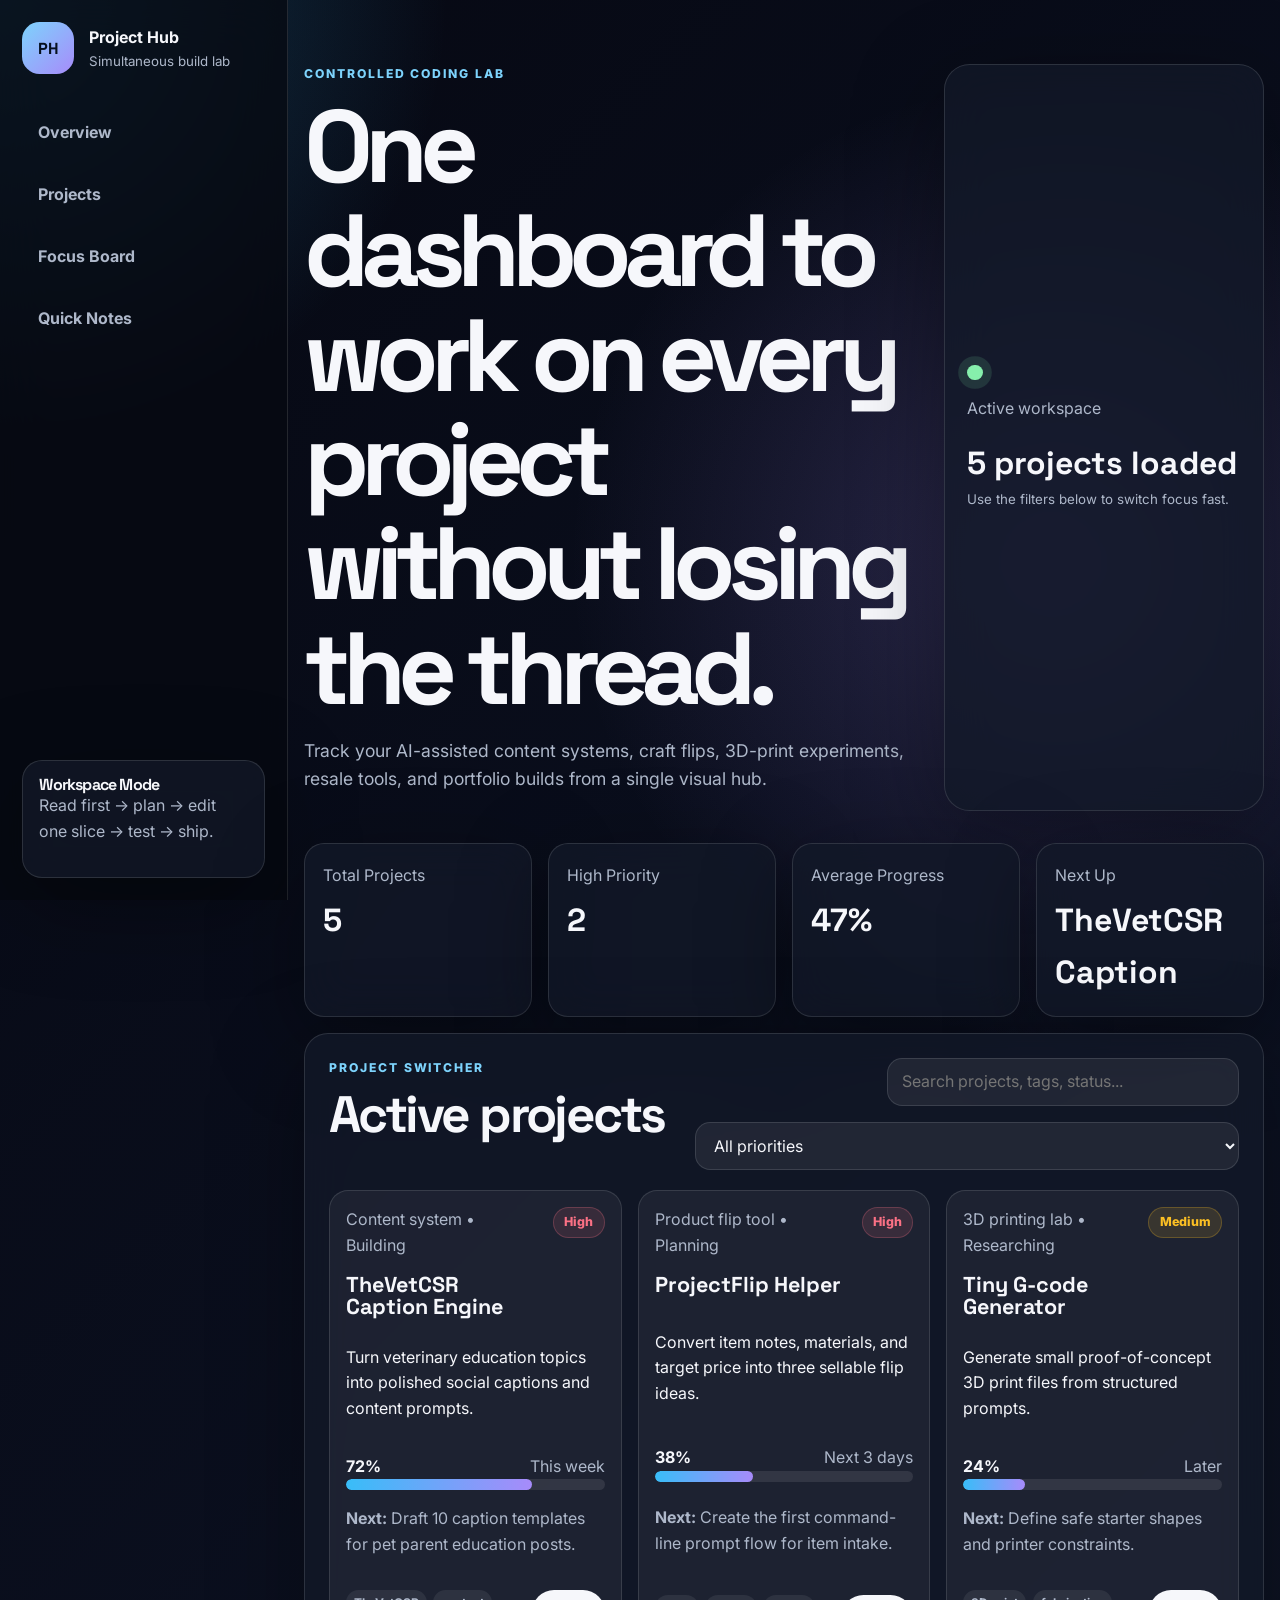
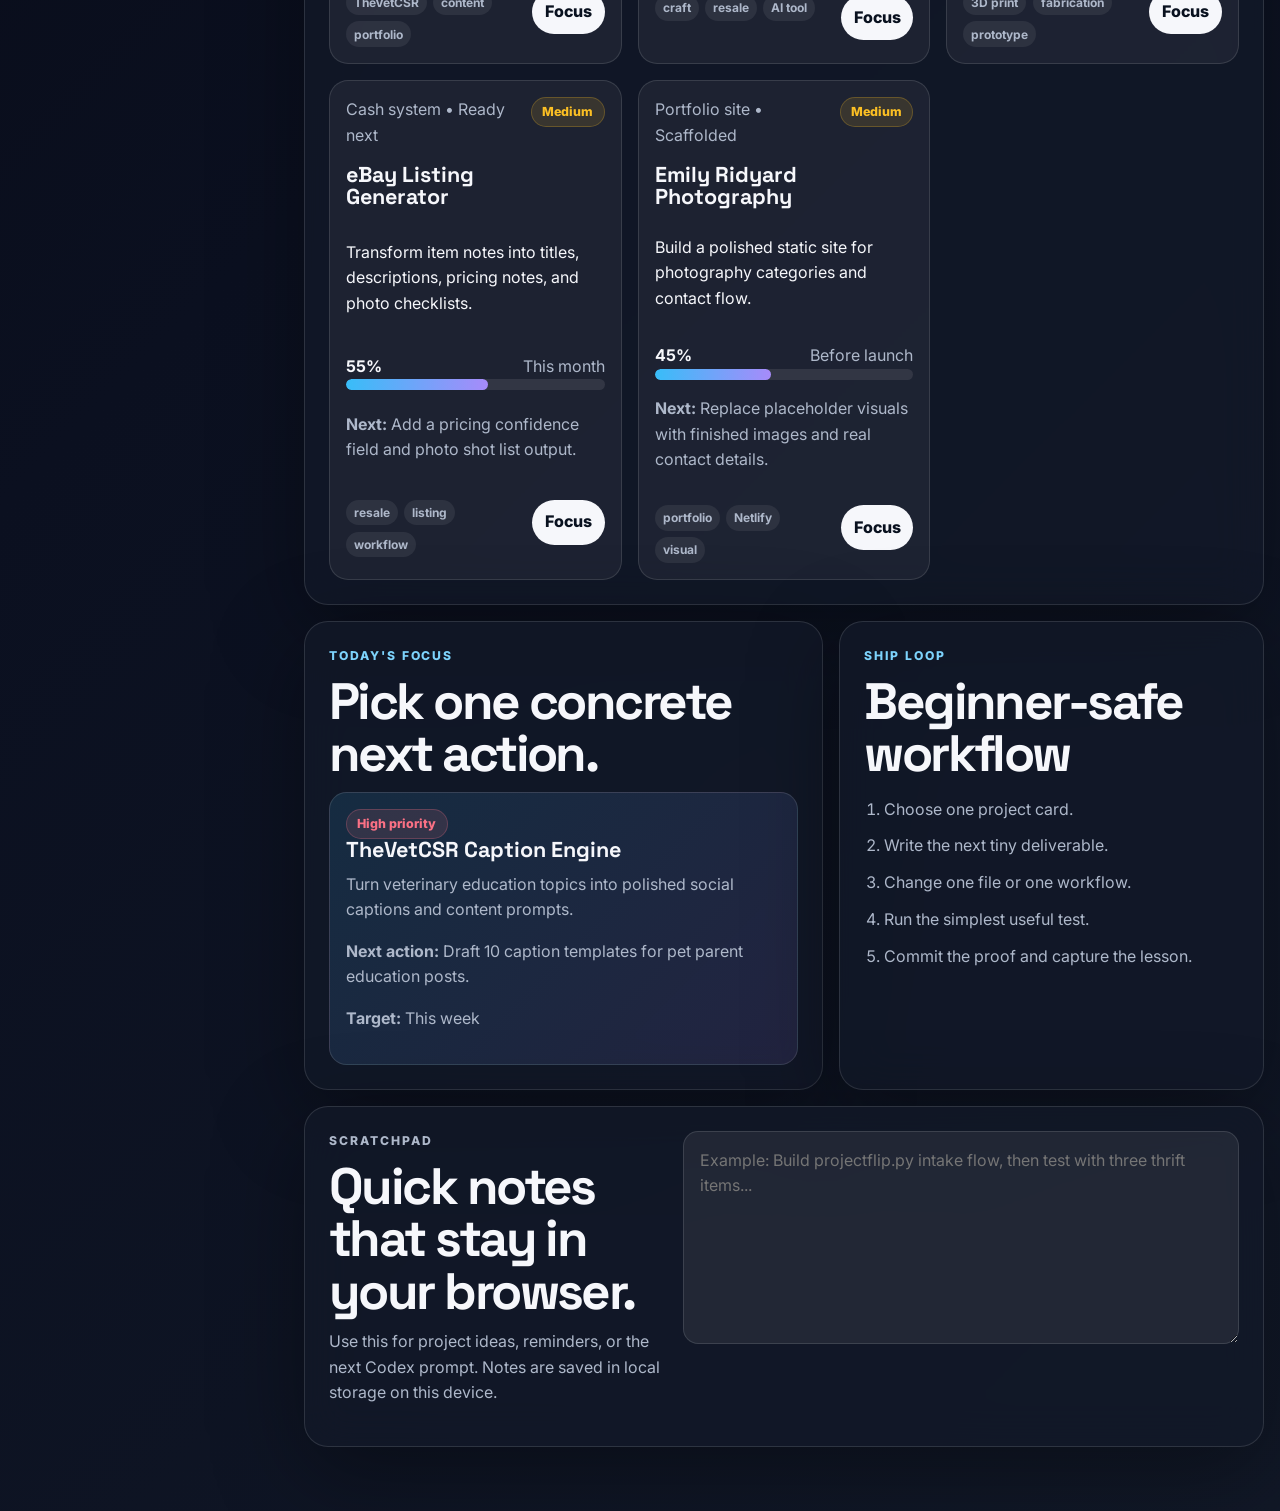
<file: index.html>
<!doctype html>
<html lang="en">
  <head>
    <meta charset="utf-8" />
    <meta name="viewport" content="width=device-width, initial-scale=1" />
    <meta
      name="description"
      content="A visual project hub for tracking AI-assisted tools, content systems, product flips, 3D printing, listings, and portfolio work."
    />
    <title>Project Hub Dashboard</title>
    <link rel="preconnect" href="https://fonts.googleapis.com" />
    <link rel="preconnect" href="https://fonts.gstatic.com" crossorigin />
    <link
      href="https://fonts.googleapis.com/css2?family=Inter:wght@400;500;600;700;800&family=Space+Grotesk:wght@500;600;700&display=swap"
      rel="stylesheet"
    />
    <link rel="stylesheet" href="styles.css" />
  </head>
  <body>
    <div class="app-shell">
      <aside class="sidebar" aria-label="Dashboard navigation">
        <a class="brand" href="#top" aria-label="Project Hub home">
          <span class="brand__mark">PH</span>
          <span>
            <strong>Project Hub</strong>
            <small>Simultaneous build lab</small>
          </span>
        </a>

        <nav class="sidebar__nav" aria-label="Primary navigation">
          <a href="#overview">Overview</a>
          <a href="#projects">Projects</a>
          <a href="#focus">Focus Board</a>
          <a href="#notes">Quick Notes</a>
        </nav>

        <section class="sidebar__panel" aria-labelledby="workspace-title">
          <h2 id="workspace-title">Workspace Mode</h2>
          <p>Read first → plan → edit one slice → test → ship.</p>
        </section>
      </aside>

      <main class="dashboard" id="top">
        <header class="hero" id="overview">
          <div>
            <p class="eyebrow">Controlled coding lab</p>
            <h1>One dashboard to work on every project without losing the thread.</h1>
            <p class="hero__intro">
              Track your AI-assisted content systems, craft flips, 3D-print experiments, resale
              tools, and portfolio builds from a single visual hub.
            </p>
          </div>
          <div class="hero__card" aria-label="Current command center status">
            <span class="status-dot"></span>
            <p>Active workspace</p>
            <strong id="active-count">0 projects loaded</strong>
            <small>Use the filters below to switch focus fast.</small>
          </div>
        </header>

        <section class="metrics" aria-label="Project metrics">
          <article class="metric-card">
            <span>Total Projects</span>
            <strong id="metric-total">0</strong>
          </article>
          <article class="metric-card">
            <span>High Priority</span>
            <strong id="metric-high">0</strong>
          </article>
          <article class="metric-card">
            <span>Average Progress</span>
            <strong id="metric-progress">0%</strong>
          </article>
          <article class="metric-card">
            <span>Next Up</span>
            <strong id="metric-next">—</strong>
          </article>
        </section>

        <section class="panel" id="projects" aria-labelledby="projects-title">
          <div class="panel__header">
            <div>
              <p class="eyebrow">Project switcher</p>
              <h2 id="projects-title">Active projects</h2>
            </div>
            <div class="toolbar" aria-label="Project tools">
              <label class="search-box">
                <span class="sr-only">Search projects</span>
                <input id="project-search" type="search" placeholder="Search projects, tags, status..." />
              </label>
              <select id="priority-filter" aria-label="Filter by priority">
                <option value="all">All priorities</option>
                <option value="High">High priority</option>
                <option value="Medium">Medium priority</option>
                <option value="Low">Low priority</option>
              </select>
            </div>
          </div>

          <div class="project-grid" id="project-grid" aria-live="polite"></div>
        </section>

        <section class="workspace-grid" id="focus">
          <article class="panel focus-panel" aria-labelledby="focus-title">
            <p class="eyebrow">Today&apos;s focus</p>
            <h2 id="focus-title">Pick one concrete next action.</h2>
            <div id="focus-card" class="focus-card"></div>
          </article>

          <article class="panel checklist-panel" aria-labelledby="checklist-title">
            <p class="eyebrow">Ship loop</p>
            <h2 id="checklist-title">Beginner-safe workflow</h2>
            <ol class="checklist">
              <li>Choose one project card.</li>
              <li>Write the next tiny deliverable.</li>
              <li>Change one file or one workflow.</li>
              <li>Run the simplest useful test.</li>
              <li>Commit the proof and capture the lesson.</li>
            </ol>
          </article>
        </section>

        <section class="panel notes-panel" id="notes" aria-labelledby="notes-title">
          <div>
            <p class="eyebrow">Scratchpad</p>
            <h2 id="notes-title">Quick notes that stay in your browser.</h2>
            <p>
              Use this for project ideas, reminders, or the next Codex prompt. Notes are saved in
              local storage on this device.
            </p>
          </div>
          <label class="notes-field">
            <span class="sr-only">Project notes</span>
            <textarea id="quick-notes" rows="7" placeholder="Example: Build projectflip.py intake flow, then test with three thrift items..."></textarea>
          </label>
        </section>
      </main>
    </div>

    <script src="script.js"></script>
  </body>
</html>
</file>
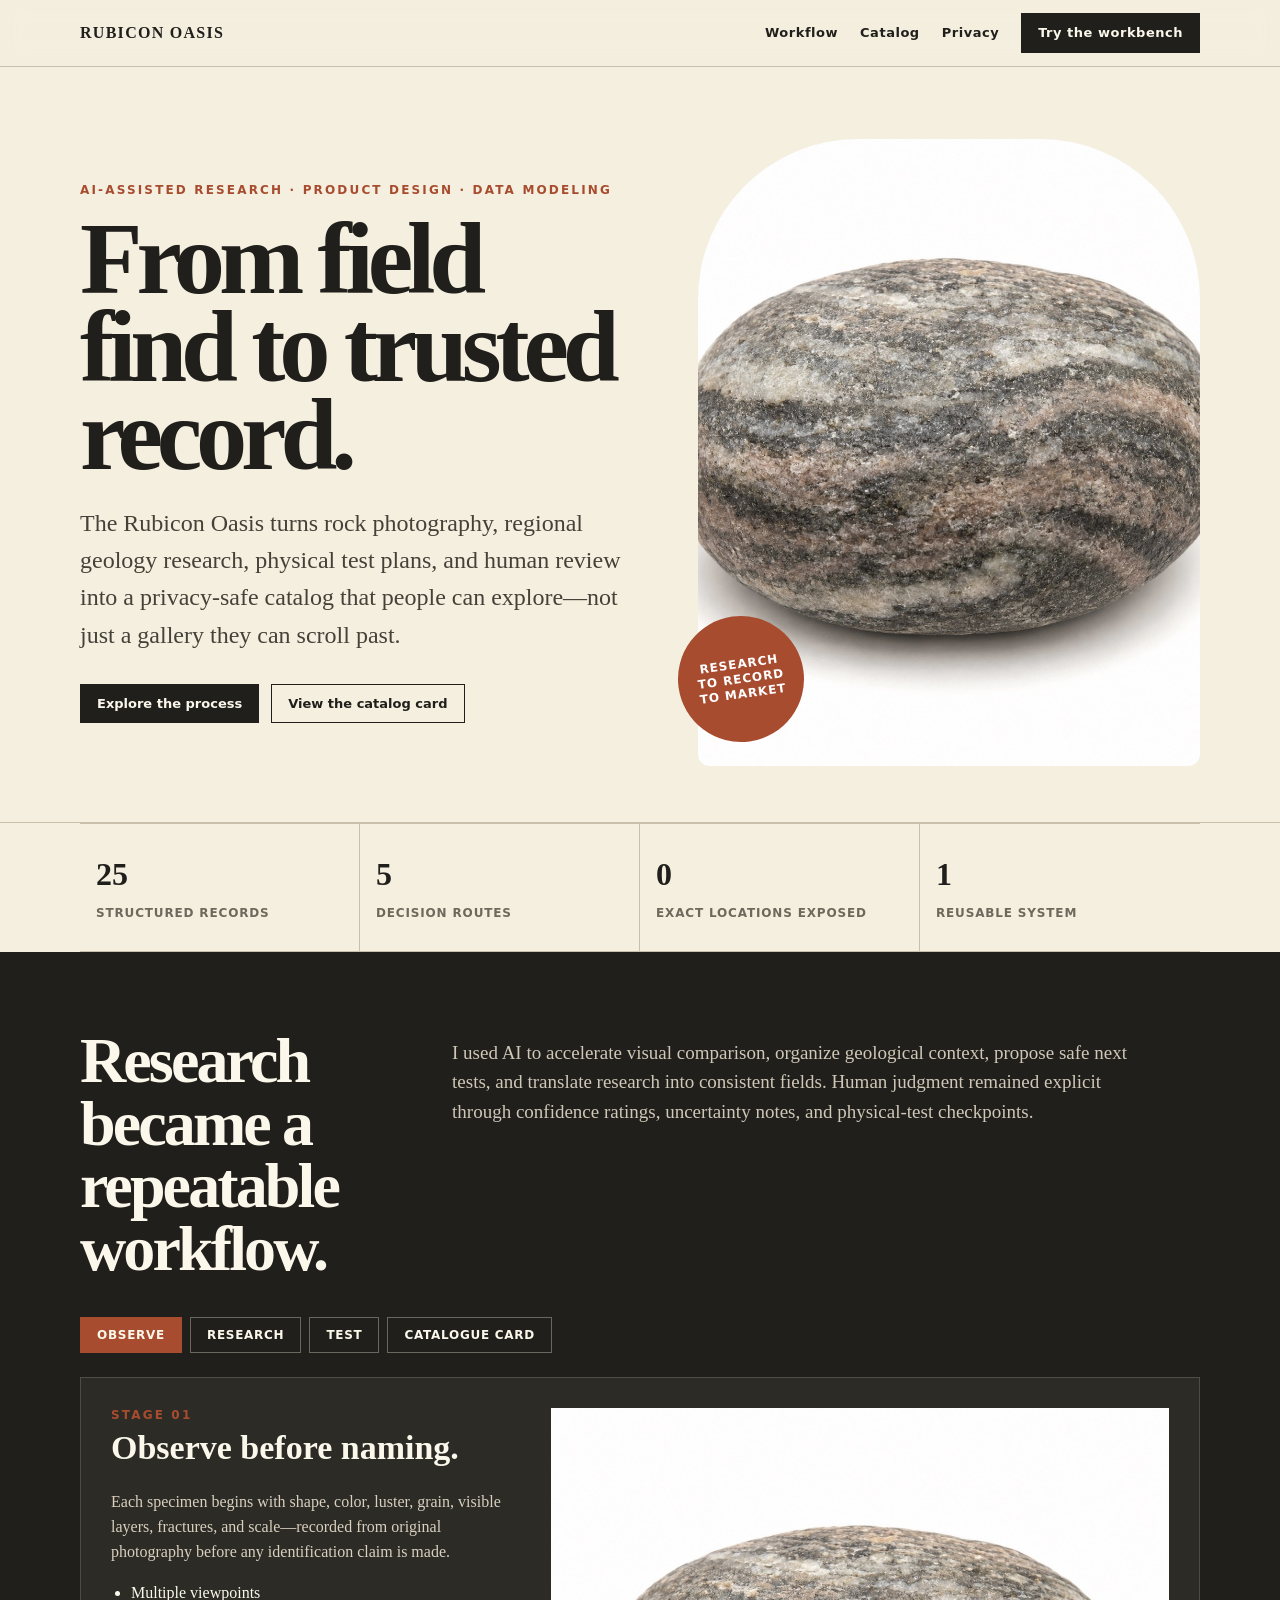
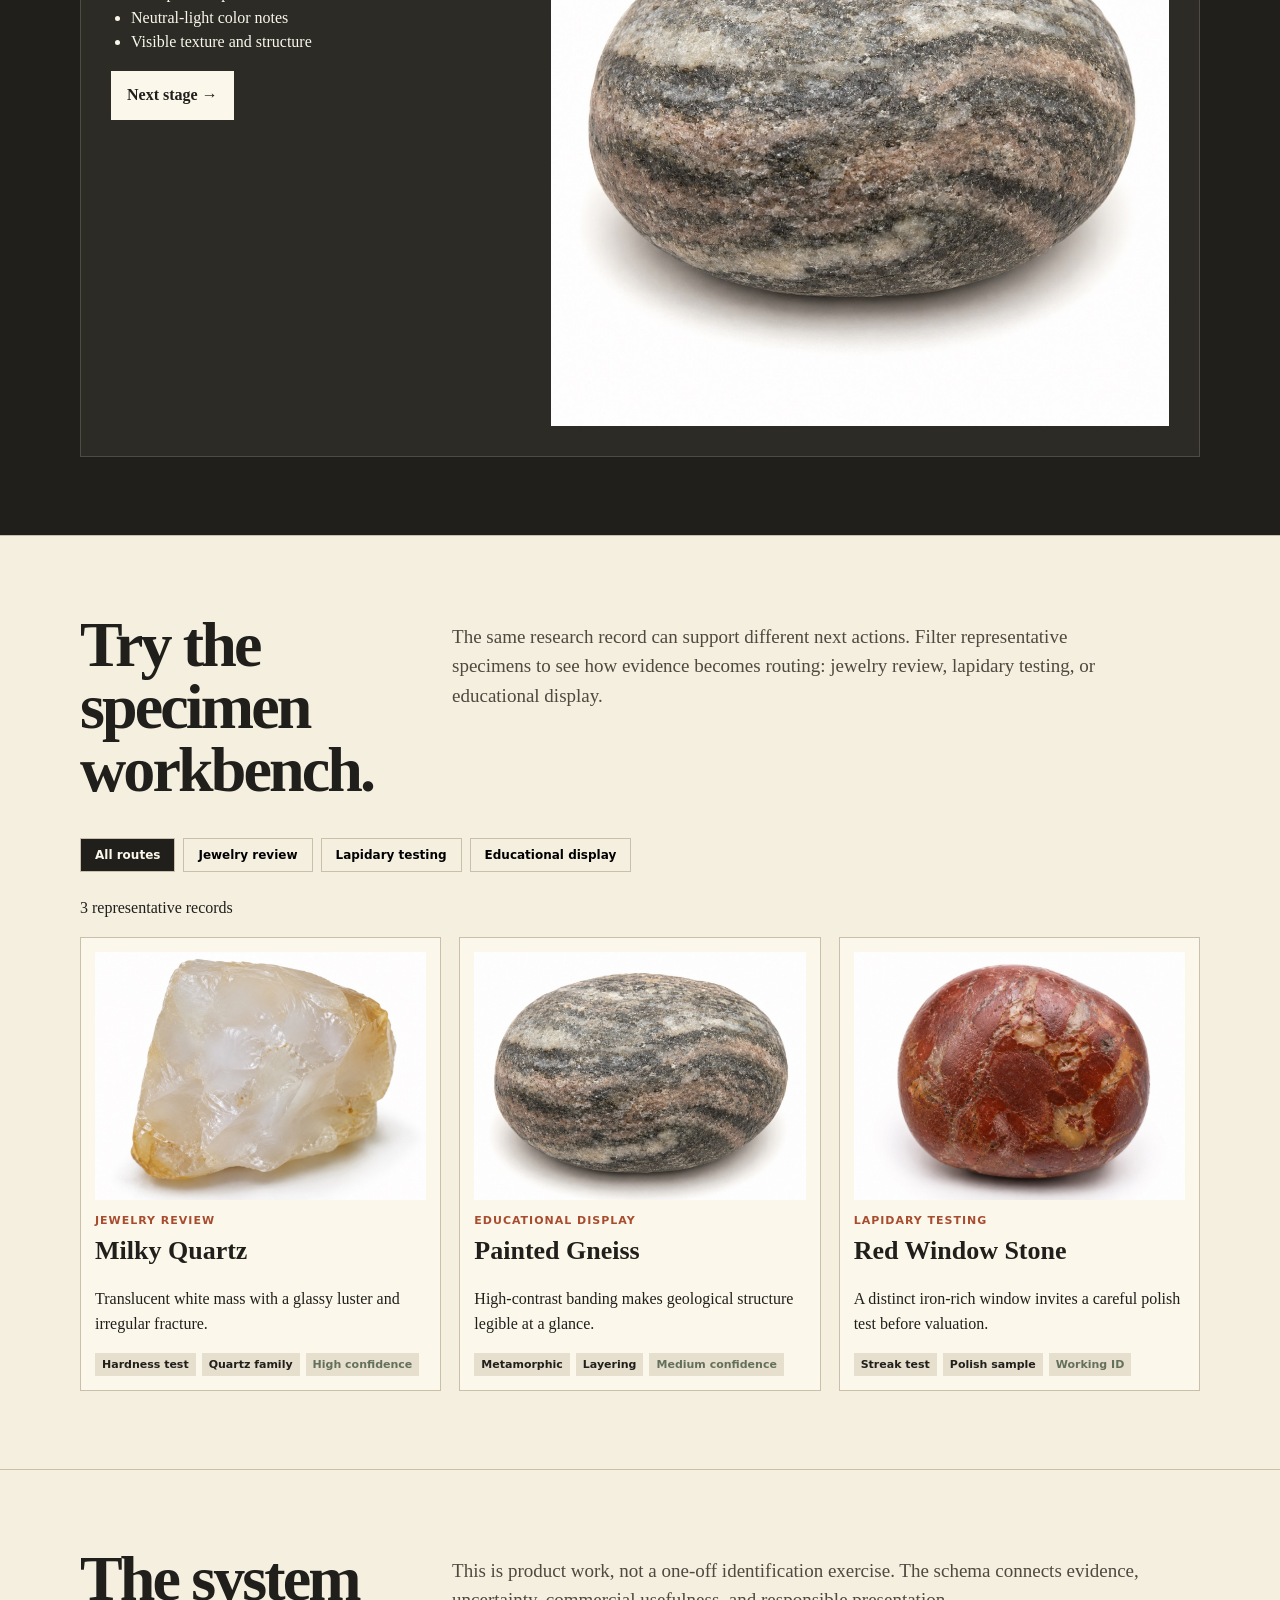
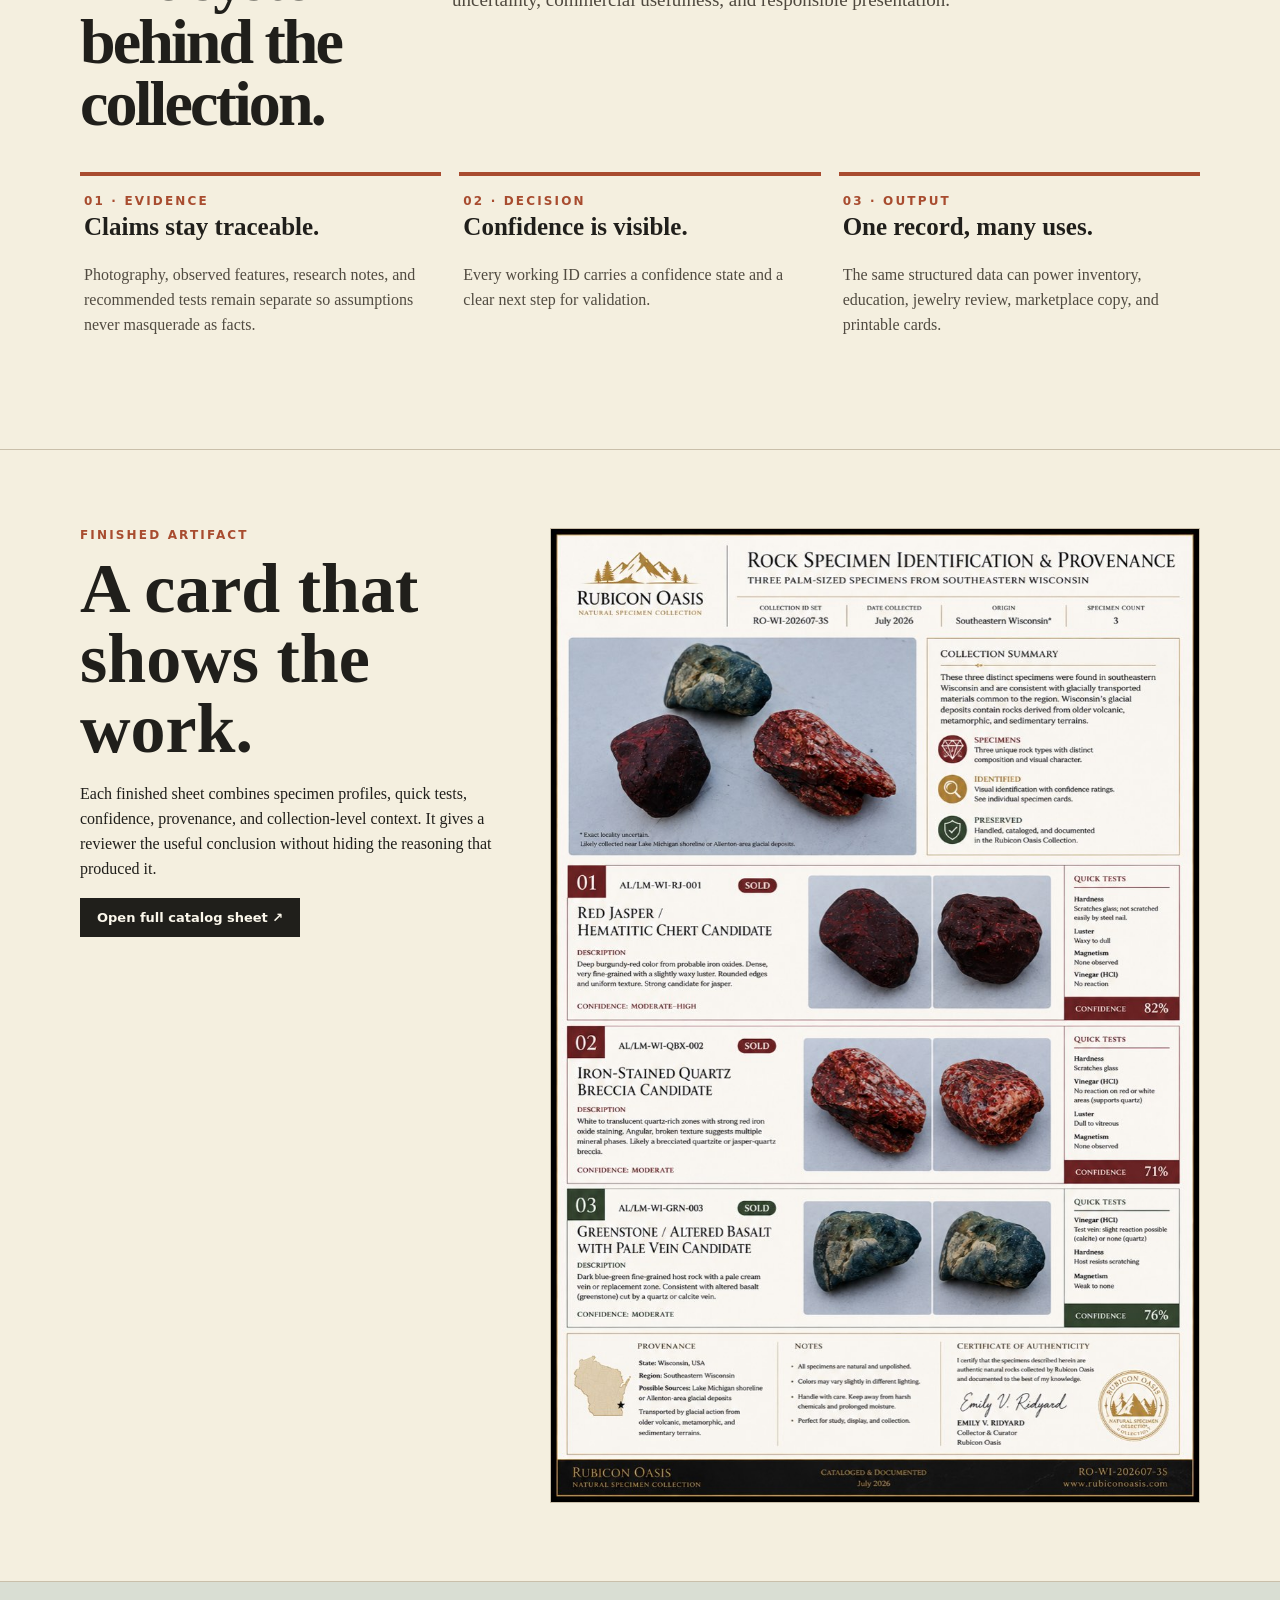
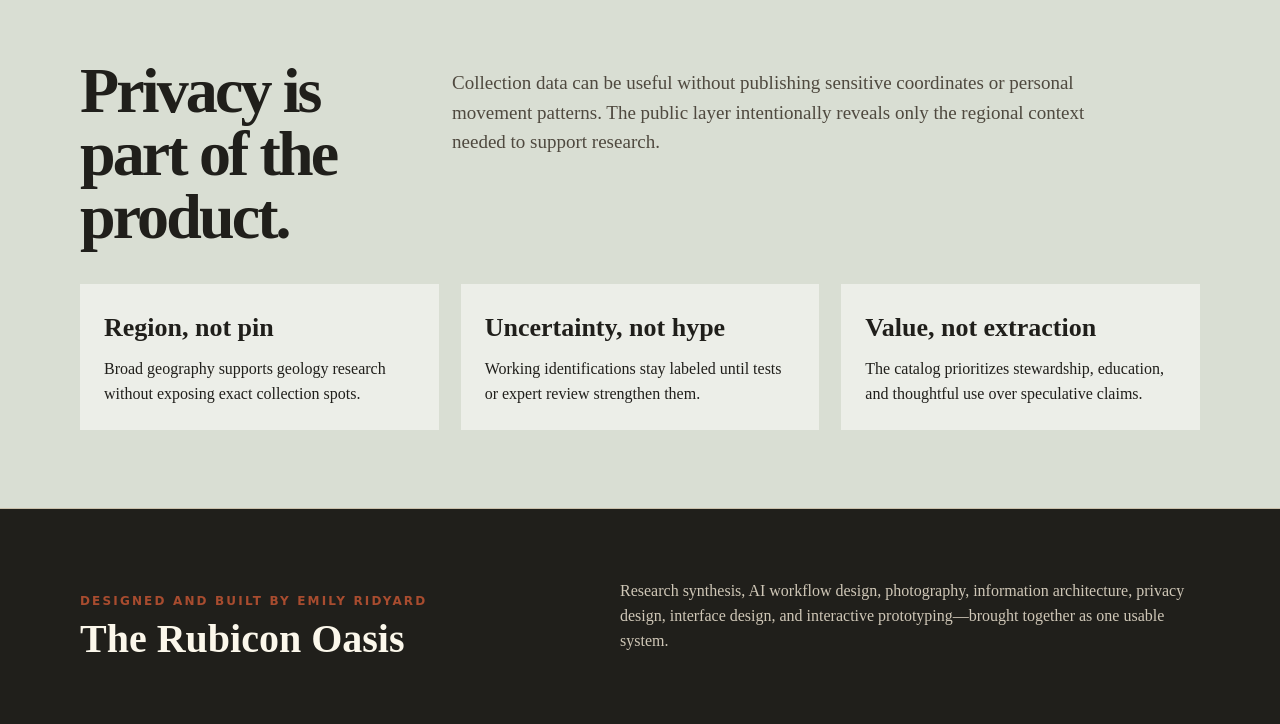
<file: rubicon-oasis/index.html>
<!doctype html>
<html lang="en">
<head>
  <meta charset="utf-8">
  <meta name="viewport" content="width=device-width,initial-scale=1">
  <meta name="theme-color" content="#201f1b">
  <title>The Rubicon Oasis — AI-Assisted Rock Catalog</title>
  <meta name="description" content="An interactive case study of Emily Ridyard's AI-assisted, privacy-safe rock research, identification, cataloging, and marketplace workflow.">
  <meta property="og:title" content="The Rubicon Oasis">
  <meta property="og:description" content="AI-assisted rock catalog and marketplace — 25 structured records, privacy-safe by design.">
  <meta property="og:image" content="https://emily-ridyard-photography.netlify.app/rubicon-oasis/assets/preview.jpg">
  <style>
    :root{--ink:#201f1b;--paper:#f4efdf;--cream:#fbf7eb;--rust:#a84c2f;--sage:#63705b;--line:#c9bfaa;--muted:#6f685c}
    *{box-sizing:border-box}html{scroll-behavior:smooth}body{margin:0;background:var(--paper);color:var(--ink);font:16px/1.55 Georgia,serif}
    img{max-width:100%;display:block}button,a{font:inherit}a{color:inherit}.wrap{width:min(1120px,calc(100% - 36px));margin:auto}
    .top{position:sticky;top:0;z-index:10;background:rgba(244,239,223,.94);backdrop-filter:blur(12px);border-bottom:1px solid var(--line)}
    .nav{min-height:66px;display:flex;align-items:center;justify-content:space-between;gap:20px}.brand{font-weight:800;letter-spacing:.08em;text-transform:uppercase;text-decoration:none}.navlinks{display:flex;gap:22px;align-items:center}.navlinks a{text-decoration:none;font:700 13px/1.2 system-ui,sans-serif;letter-spacing:.04em}.pill{display:inline-flex;align-items:center;justify-content:center;padding:11px 16px;border:1px solid var(--ink);background:var(--ink);color:var(--cream);text-decoration:none;font:800 13px system-ui,sans-serif}
    .hero{padding:72px 0 56px}.hero-grid{display:grid;grid-template-columns:1.06fr .94fr;gap:52px;align-items:center}.kicker{font:800 12px system-ui,sans-serif;letter-spacing:.18em;text-transform:uppercase;color:var(--rust)}h1{font-size:clamp(54px,8vw,108px);line-height:.86;letter-spacing:-.06em;margin:18px 0 26px}.lede{font-size:clamp(18px,2vw,24px);max-width:650px;color:#454138}.actions{display:flex;gap:12px;flex-wrap:wrap;margin-top:30px}.actions .ghost{background:transparent;color:var(--ink)}.hero-card{position:relative}.hero-card img{aspect-ratio:4/5;object-fit:cover;border-radius:160px 160px 12px 12px;filter:saturate(.85)}.stamp{position:absolute;left:-20px;bottom:24px;background:var(--rust);color:white;width:126px;height:126px;border-radius:50%;display:grid;place-items:center;text-align:center;font:800 12px/1.25 system-ui,sans-serif;letter-spacing:.08em;text-transform:uppercase;transform:rotate(-8deg)}
    .metrics{border-block:1px solid var(--line);display:grid;grid-template-columns:repeat(4,1fr)}.metric{padding:26px 16px;border-right:1px solid var(--line)}.metric:last-child{border:0}.metric strong{display:block;font-size:32px}.metric span{font:700 12px system-ui,sans-serif;text-transform:uppercase;letter-spacing:.07em;color:var(--muted)}
    section{padding:78px 0;border-bottom:1px solid var(--line)}.section-head{display:grid;grid-template-columns:.62fr 1.38fr;gap:36px;margin-bottom:36px}.section-head h2{font-size:clamp(36px,5vw,64px);line-height:.98;letter-spacing:-.045em;margin:0}.section-head p{margin:8px 0 0;font-size:19px;max-width:690px;color:#4f493f}
    .workflow{background:var(--ink);color:var(--cream)}.workflow .section-head p{color:#cfc7b7}.tabs{display:flex;gap:8px;flex-wrap:wrap;margin-bottom:24px}.tab{border:1px solid #6c675e;background:transparent;color:var(--cream);padding:10px 16px;cursor:pointer;font:800 12px system-ui,sans-serif;text-transform:uppercase;letter-spacing:.06em}.tab[aria-selected="true"]{background:var(--rust);border-color:var(--rust)}.stage{display:grid;grid-template-columns:.8fr 1.2fr;gap:28px;align-items:start;background:#2c2b26;border:1px solid #4f4c45;padding:30px}.stage h3{font-size:34px;margin:0 0 12px}.stage p{color:#d9d0bf}.stage ul{padding-left:20px}.stage-media{min-height:380px;background:#181814;display:grid;place-items:center;overflow:hidden}.stage-media img{width:100%;height:100%;max-height:620px;object-fit:contain}.next{border:0;background:var(--cream);color:var(--ink);padding:12px 16px;font-weight:800;cursor:pointer}
    .filters{display:flex;gap:8px;flex-wrap:wrap;margin:24px 0}.filter{background:transparent;border:1px solid var(--line);padding:9px 14px;cursor:pointer;font:800 12px system-ui,sans-serif}.filter.active{background:var(--ink);color:var(--cream)}.cards{display:grid;grid-template-columns:repeat(3,1fr);gap:18px}.card{background:var(--cream);border:1px solid var(--line);padding:14px}.card img{width:100%;aspect-ratio:4/3;object-fit:cover;background:#ddd}.eyebrow{font:800 11px system-ui,sans-serif;text-transform:uppercase;letter-spacing:.09em;color:var(--rust);margin-top:14px}.card h3{font-size:26px;margin:4px 0 8px}.tags{display:flex;gap:6px;flex-wrap:wrap}.tag{font:700 11px system-ui,sans-serif;background:#e7dfce;padding:5px 7px}.confidence{color:var(--sage);font-weight:800}
    .logic{display:grid;grid-template-columns:repeat(3,1fr);gap:18px}.logic article{border-top:4px solid var(--rust);padding:18px 4px}.logic h3{font-size:25px;margin:0 0 8px}.logic p{color:#514b41}.catalog{display:grid;grid-template-columns:.8fr 1.2fr;gap:36px;align-items:start}.catalog img{border:1px solid var(--line);background:white}.privacy{background:#d9ded3}.privacy-grid{display:grid;grid-template-columns:repeat(3,1fr);gap:22px}.privacy-grid div{background:rgba(255,255,255,.48);padding:24px}.privacy-grid strong{font-size:26px;display:block;margin-bottom:8px}
    footer{padding:54px 0;background:var(--ink);color:var(--cream)}footer .wrap{display:flex;justify-content:space-between;gap:24px;align-items:flex-end}footer h2{font-size:40px;margin:0}footer p{max-width:580px;color:#cfc7b7}
    @media(max-width:780px){.navlinks a:not(.pill){display:none}.hero{padding-top:42px}.hero-grid,.section-head,.stage,.catalog{grid-template-columns:1fr}.hero-card{order:-1}.hero-card img{aspect-ratio:16/10;border-radius:90px 90px 8px 8px}.stamp{width:96px;height:96px}.metrics{grid-template-columns:repeat(2,1fr)}.metric:nth-child(2){border-right:0}.cards,.logic,.privacy-grid{grid-template-columns:1fr}.stage-media{min-height:260px}footer .wrap{align-items:flex-start;flex-direction:column}} 
  </style>
</head>
<body>
  <header class="top"><nav class="nav wrap" aria-label="Project navigation"><a class="brand" href="#top">Rubicon Oasis</a><div class="navlinks"><a href="#workflow">Workflow</a><a href="#catalog">Catalog</a><a href="#privacy">Privacy</a><a class="pill" href="#workbench">Try the workbench</a></div></nav></header>
  <main id="top">
    <section class="hero"><div class="wrap hero-grid"><div><div class="kicker">AI-assisted research · product design · data modeling</div><h1>From field find to trusted record.</h1><p class="lede">The Rubicon Oasis turns rock photography, regional geology research, physical test plans, and human review into a privacy-safe catalog that people can explore—not just a gallery they can scroll past.</p><div class="actions"><a class="pill" href="#workflow">Explore the process</a><a class="pill ghost" href="#catalog">View the catalog card</a></div></div><div class="hero-card"><img src="assets/hero.jpg" alt="Detailed close-up photograph of a layered rock specimen"><div class="stamp">Research<br>to record<br>to market</div></div></div></section>
    <div class="wrap metrics" aria-label="Project outcomes"><div class="metric"><strong>25</strong><span>Structured records</span></div><div class="metric"><strong>5</strong><span>Decision routes</span></div><div class="metric"><strong>0</strong><span>Exact locations exposed</span></div><div class="metric"><strong>1</strong><span>Reusable system</span></div></div>
    <section id="workflow" class="workflow"><div class="wrap"><div class="section-head"><h2>Research became a repeatable workflow.</h2><p>I used AI to accelerate visual comparison, organize geological context, propose safe next tests, and translate research into consistent fields. Human judgment remained explicit through confidence ratings, uncertainty notes, and physical-test checkpoints.</p></div><div class="tabs" role="tablist" aria-label="Research workflow"><button class="tab" role="tab" aria-selected="true" data-stage="0">Observe</button><button class="tab" role="tab" aria-selected="false" data-stage="1">Research</button><button class="tab" role="tab" aria-selected="false" data-stage="2">Test</button><button class="tab" role="tab" aria-selected="false" data-stage="3">Catalogue card</button></div><div class="stage" aria-live="polite"><div><div class="kicker" id="stage-kicker">Stage 01</div><h3 id="stage-title">Observe before naming.</h3><p id="stage-copy">Each specimen begins with shape, color, luster, grain, visible layers, fractures, and scale—recorded from original photography before any identification claim is made.</p><ul id="stage-list"><li>Multiple viewpoints</li><li>Neutral-light color notes</li><li>Visible texture and structure</li></ul><button class="next" id="next-stage">Next stage →</button></div><div class="stage-media"><img id="stage-image" src="assets/hero.jpg" alt="Rock specimen used in the observation stage"></div></div></div></section>
    <section id="workbench"><div class="wrap"><div class="section-head"><h2>Try the specimen workbench.</h2><p>The same research record can support different next actions. Filter representative specimens to see how evidence becomes routing: jewelry review, lapidary testing, or educational display.</p></div><div class="filters" role="group" aria-label="Filter specimens"><button class="filter active" data-filter="all">All routes</button><button class="filter" data-filter="jewelry">Jewelry review</button><button class="filter" data-filter="lapidary">Lapidary testing</button><button class="filter" data-filter="display">Educational display</button></div><p id="result-count" aria-live="polite">3 representative records</p><div class="cards" id="cards">
      <article class="card" data-route="jewelry"><img src="assets/milky-quartz.jpg" alt="Milky quartz specimen"><div class="eyebrow">Jewelry review</div><h3>Milky Quartz</h3><p>Translucent white mass with a glassy luster and irregular fracture.</p><div class="tags"><span class="tag">Hardness test</span><span class="tag">Quartz family</span><span class="tag confidence">High confidence</span></div></article>
      <article class="card" data-route="display"><img src="assets/hero.jpg" alt="Layered painted gneiss specimen"><div class="eyebrow">Educational display</div><h3>Painted Gneiss</h3><p>High-contrast banding makes geological structure legible at a glance.</p><div class="tags"><span class="tag">Metamorphic</span><span class="tag">Layering</span><span class="tag confidence">Medium confidence</span></div></article>
      <article class="card" data-route="lapidary"><img src="assets/red-window.jpg" alt="Red window stone specimen"><div class="eyebrow">Lapidary testing</div><h3>Red Window Stone</h3><p>A distinct iron-rich window invites a careful polish test before valuation.</p><div class="tags"><span class="tag">Streak test</span><span class="tag">Polish sample</span><span class="tag confidence">Working ID</span></div></article>
    </div></div></section>
    <section><div class="wrap"><div class="section-head"><h2>The system behind the collection.</h2><p>This is product work, not a one-off identification exercise. The schema connects evidence, uncertainty, commercial usefulness, and responsible presentation.</p></div><div class="logic"><article><div class="kicker">01 · Evidence</div><h3>Claims stay traceable.</h3><p>Photography, observed features, research notes, and recommended tests remain separate so assumptions never masquerade as facts.</p></article><article><div class="kicker">02 · Decision</div><h3>Confidence is visible.</h3><p>Every working ID carries a confidence state and a clear next step for validation.</p></article><article><div class="kicker">03 · Output</div><h3>One record, many uses.</h3><p>The same structured data can power inventory, education, jewelry review, marketplace copy, and printable cards.</p></article></div></div></section>
    <section id="catalog"><div class="wrap catalog"><div><div class="kicker">Finished artifact</div><h2 style="font-size:clamp(40px,6vw,70px);line-height:1;margin:12px 0 18px">A card that shows the work.</h2><p>Each finished sheet combines specimen profiles, quick tests, confidence, provenance, and collection-level context. It gives a reviewer the useful conclusion without hiding the reasoning that produced it.</p><a class="pill" href="assets/catalog-sheet.jpg" target="_blank" rel="noopener">Open full catalog sheet ↗</a></div><a href="assets/catalog-sheet.jpg" target="_blank" rel="noopener"><img src="assets/catalog-sheet.jpg" alt="Full Rubicon Oasis identification and provenance catalog sheet"></a></div></section>
    <section id="privacy" class="privacy"><div class="wrap"><div class="section-head"><h2>Privacy is part of the product.</h2><p>Collection data can be useful without publishing sensitive coordinates or personal movement patterns. The public layer intentionally reveals only the regional context needed to support research.</p></div><div class="privacy-grid"><div><strong>Region, not pin</strong>Broad geography supports geology research without exposing exact collection spots.</div><div><strong>Uncertainty, not hype</strong>Working identifications stay labeled until tests or expert review strengthen them.</div><div><strong>Value, not extraction</strong>The catalog prioritizes stewardship, education, and thoughtful use over speculative claims.</div></div></div></section>
  </main>
  <footer><div class="wrap"><div><div class="kicker">Designed and built by Emily Ridyard</div><h2>The Rubicon Oasis</h2></div><p>Research synthesis, AI workflow design, photography, information architecture, privacy design, interface design, and interactive prototyping—brought together as one usable system.</p></div></footer>
  <script>
    const stages=[
      {k:"Stage 01",t:"Observe before naming.",c:"Each specimen begins with shape, color, luster, grain, visible layers, fractures, and scale—recorded from original photography before any identification claim is made.",l:["Multiple viewpoints","Neutral-light color notes","Visible texture and structure"],img:"assets/hero.jpg",alt:"Rock specimen used in the observation stage"},
      {k:"Stage 02",t:"Research the context.",c:"AI-assisted research compares visible features with regional geology and mineral references. Candidate IDs remain hypotheses, never automatic conclusions.",l:["Regional geology","Visual comparison","Source-backed candidates"],img:"assets/red-window.jpg",alt:"Red window stone used in geological research"},
      {k:"Stage 03",t:"Plan the next safe test.",c:"The system recommends the smallest useful test—hardness, streak, magnetism, acid response, or a controlled polish sample—and records what the result can actually prove.",l:["Non-destructive first","Expected result stated","Human review checkpoint"],img:"assets/milky-quartz.jpg",alt:"Milky quartz specimen used in a physical test plan"},
      {k:"Stage 04",t:"Publish a usable record.",c:"Evidence, confidence, route, provenance, and privacy-safe location context become a consistent catalog card that can support education or marketplace decisions.",l:["Structured fields","Explicit confidence","Reusable presentation"],img:"assets/catalog-sheet.jpg",alt:"Finished identification and provenance catalog sheet"}
    ]; let active=0;
    const tabs=[...document.querySelectorAll(".tab")];
    function showStage(i){active=i;const s=stages[i];tabs.forEach((b,n)=>b.setAttribute("aria-selected",String(n===i)));document.querySelector("#stage-kicker").textContent=s.k;document.querySelector("#stage-title").textContent=s.t;document.querySelector("#stage-copy").textContent=s.c;document.querySelector("#stage-list").innerHTML=s.l.map(x=>`<li>${x}</li>`).join("");const im=document.querySelector("#stage-image");im.src=s.img;im.alt=s.alt}
    tabs.forEach((b,i)=>b.addEventListener("click",()=>showStage(i)));document.querySelector("#next-stage").addEventListener("click",()=>showStage((active+1)%stages.length));
    const filters=[...document.querySelectorAll(".filter")],cards=[...document.querySelectorAll(".card")];
    filters.forEach(b=>b.addEventListener("click",()=>{const f=b.dataset.filter;filters.forEach(x=>x.classList.toggle("active",x===b));let n=0;cards.forEach(c=>{const yes=f==="all"||c.dataset.route===f;c.hidden=!yes;if(yes)n++});document.querySelector("#result-count").textContent=`${n} representative record${n===1?"":"s"}`}));
  </script>
</body>
</html>
</file>
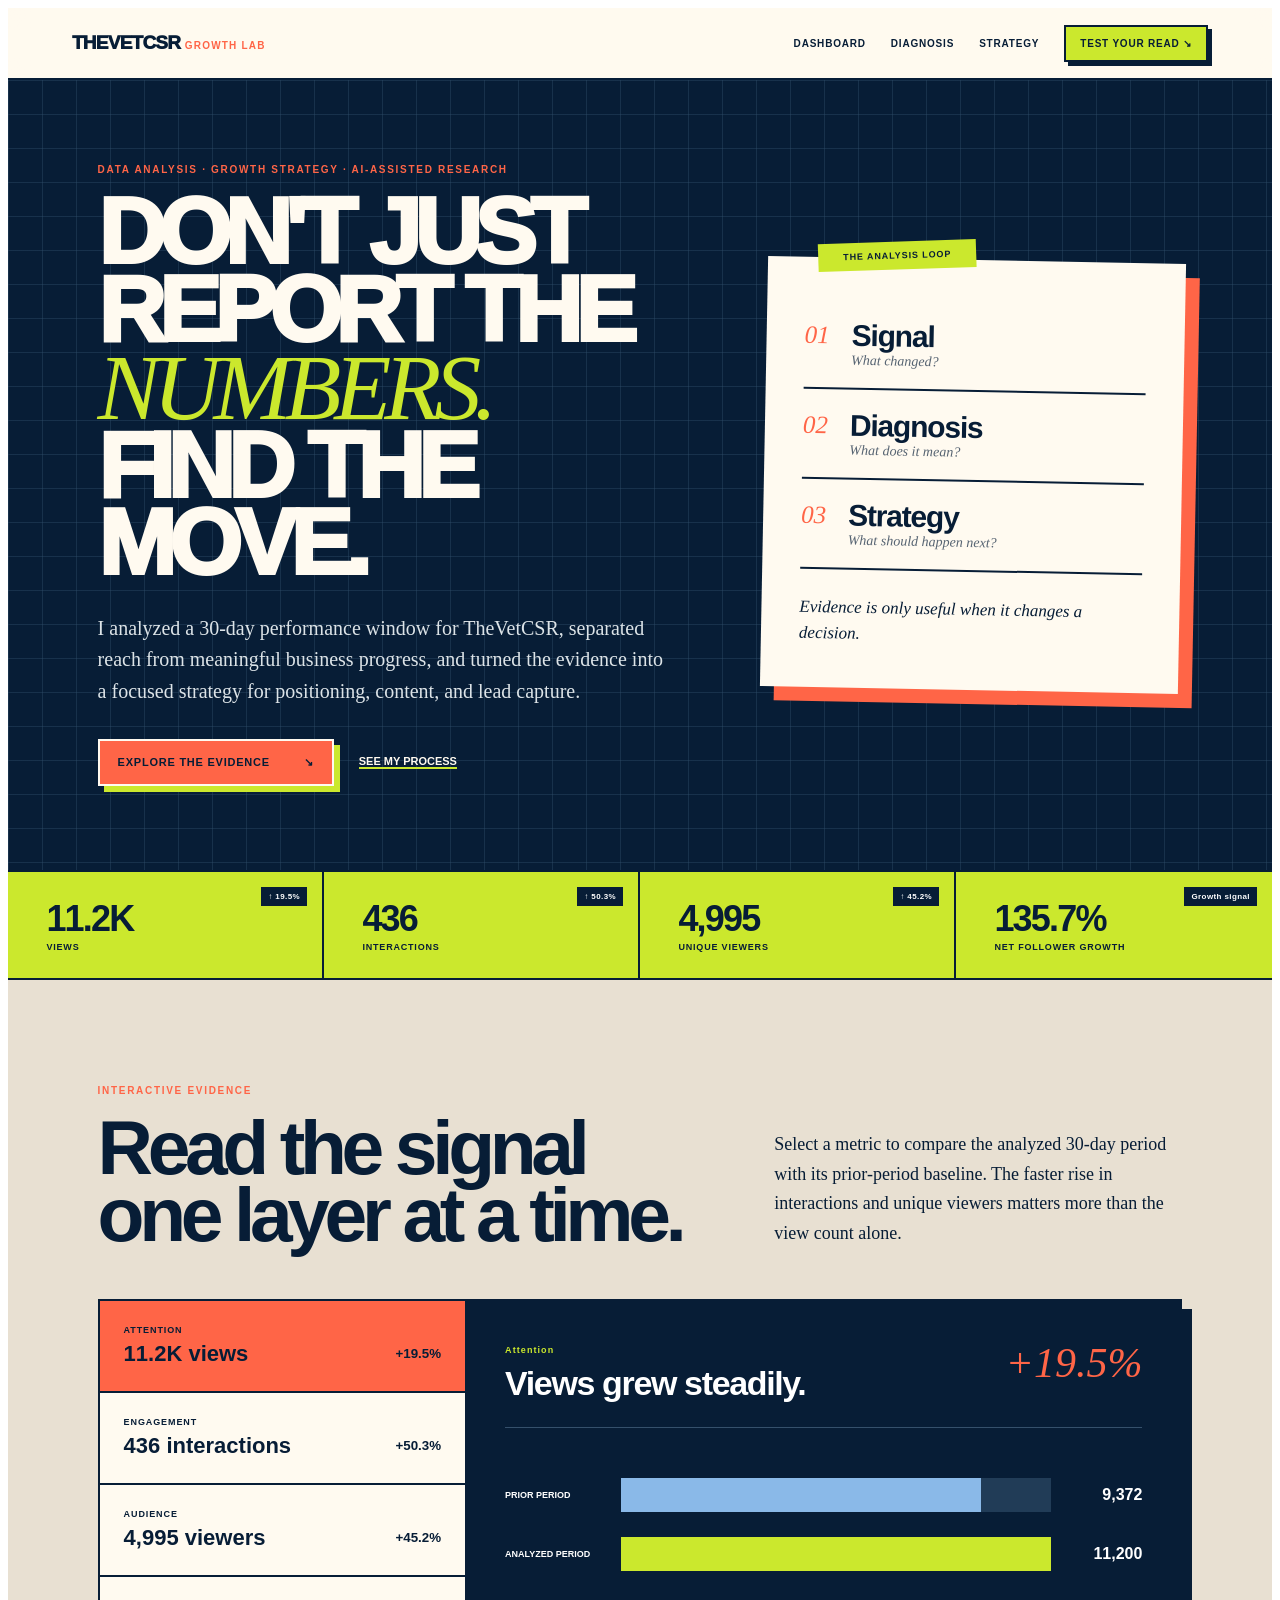
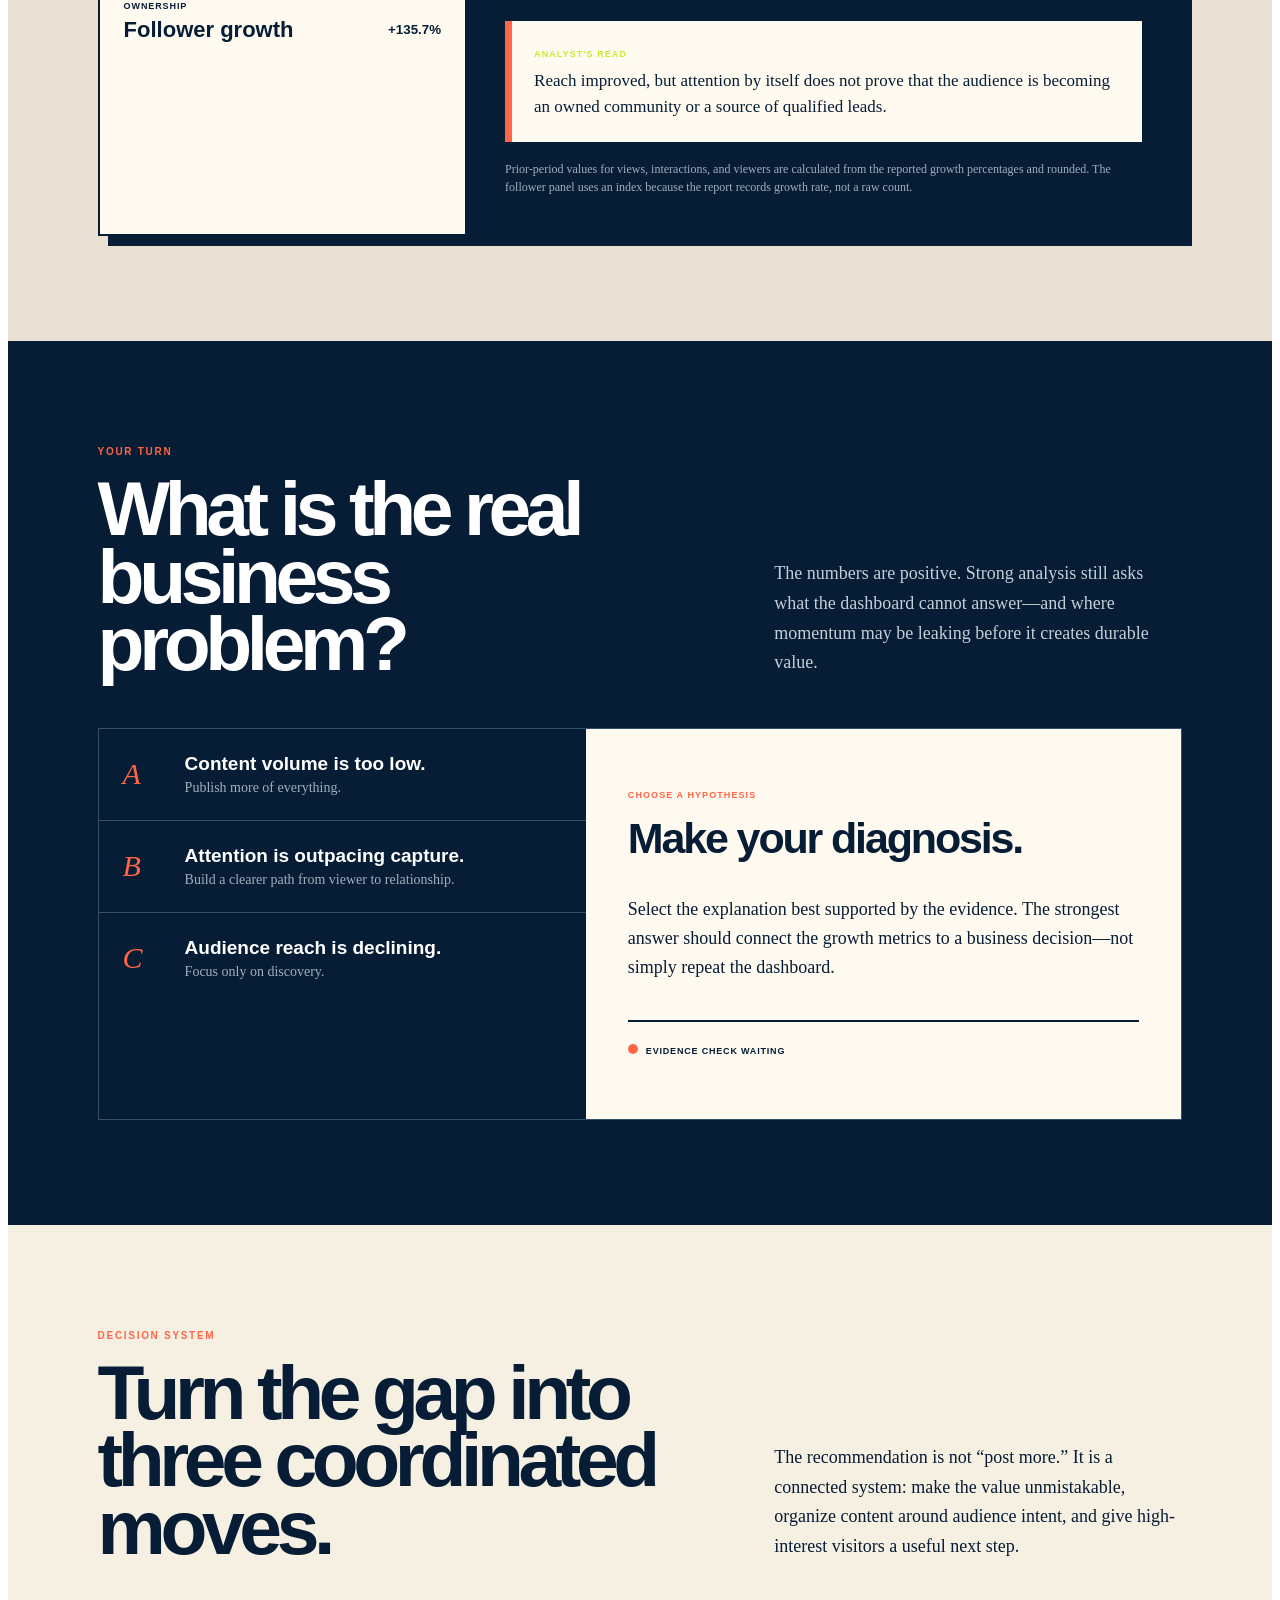
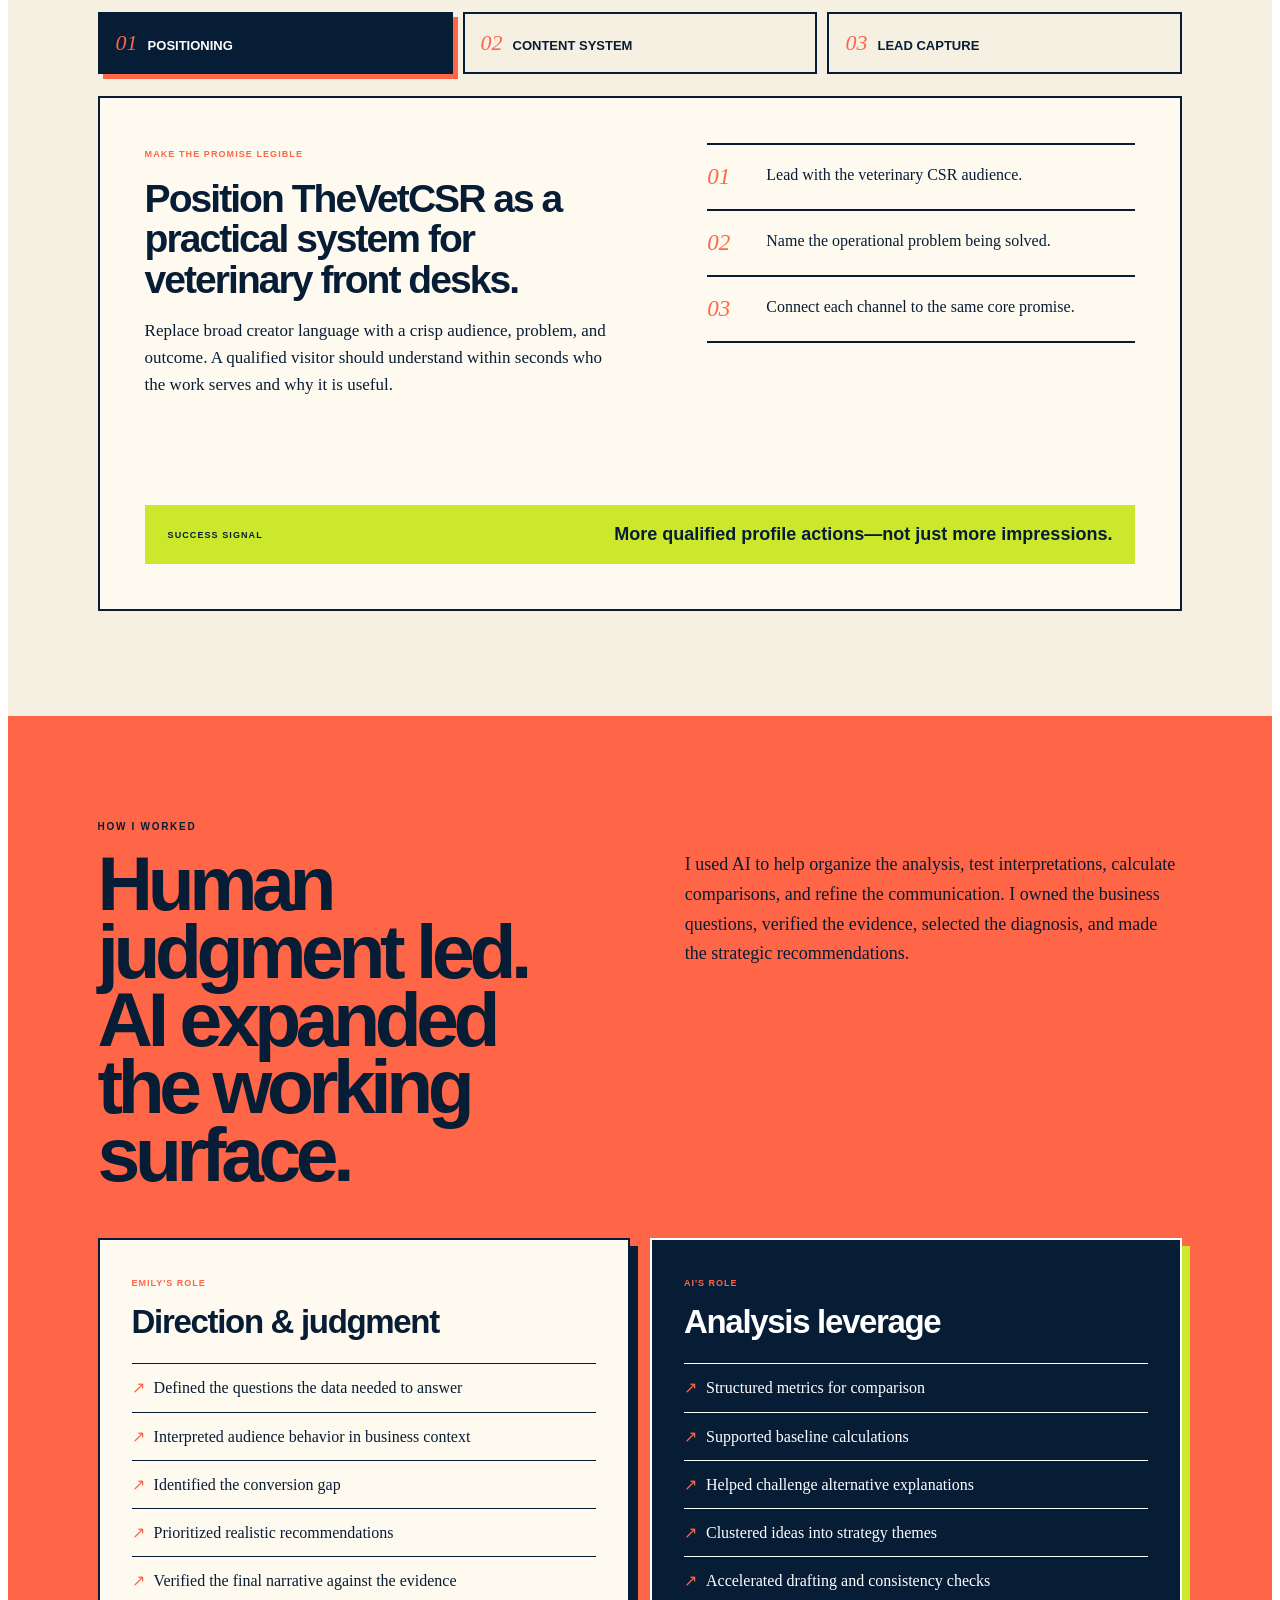
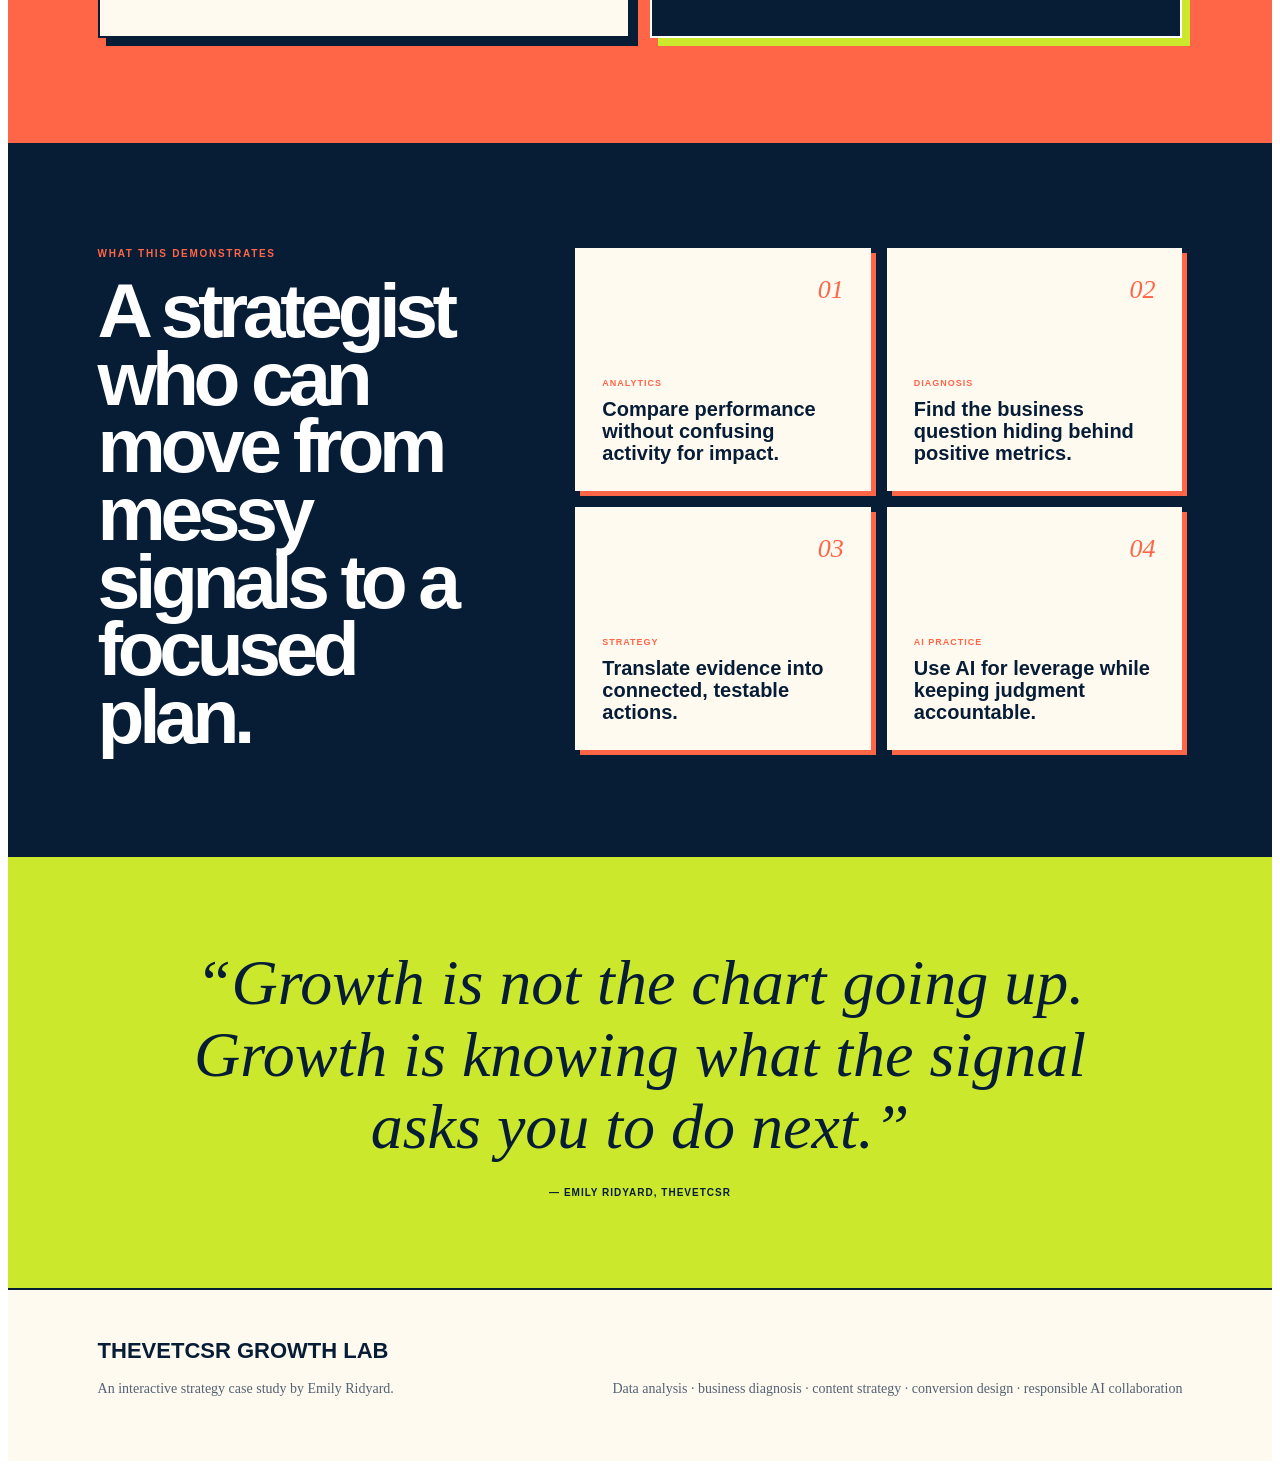
<file: vetcsr-growth-lab/index.html>
<!doctype html>
<html lang="en">
<head>
  <meta charset="utf-8">
  <meta name="viewport" content="width=device-width,initial-scale=1">
  <meta name="theme-color" content="#081d36">
  <title>TheVetCSR Growth Lab | Interactive Strategy Case Study</title>
  <meta name="description" content="Emily Ridyard's interactive case study turning 30 days of audience data into a clear growth diagnosis and practical conversion strategy.">
  <meta property="og:title" content="TheVetCSR Growth Lab">
  <meta property="og:description" content="From audience signal to business strategy—an interactive analytics case study by Emily Ridyard.">
  <meta property="og:image" content="https://emily-ridyard-photography.netlify.app/vetcsr-growth-lab/assets/preview.jpg">
  <meta property="og:image:width" content="1200">
  <meta property="og:image:height" content="630">
  <meta name="twitter:card" content="summary_large_image">
  <link rel="stylesheet" href="style.css">
</head>
<body>
<main class="growth-lab">
  <nav class="growth-nav" aria-label="Project navigation">
    <a class="growth-brand" href="#top">THEVETCSR <span>GROWTH LAB</span></a>
    <div>
      <a href="#dashboard">Dashboard</a>
      <a href="#diagnosis">Diagnosis</a>
      <a href="#strategy">Strategy</a>
      <a class="nav-cta" href="#diagnosis">Test your read ↘</a>
    </div>
  </nav>

  <header class="growth-hero" id="top">
    <div class="hero-copy">
      <p class="eyebrow">Data analysis · growth strategy · AI-assisted research</p>
      <h1>DON'T JUST<br>REPORT THE <em>NUMBERS.</em><br>FIND THE MOVE.</h1>
      <p class="hero-lede">I analyzed a 30-day performance window for TheVetCSR, separated reach from meaningful business progress, and turned the evidence into a focused strategy for positioning, content, and lead capture.</p>
      <div class="hero-actions">
        <a class="button" href="#dashboard">Explore the evidence <span>↘</span></a>
        <a class="text-link" href="#method">See my process</a>
      </div>
    </div>
    <aside class="hero-board" aria-label="Case study flow">
      <div class="board-label">THE ANALYSIS LOOP</div>
      <ol>
        <li><span>01</span><strong>Signal</strong><small>What changed?</small></li>
        <li><span>02</span><strong>Diagnosis</strong><small>What does it mean?</small></li>
        <li><span>03</span><strong>Strategy</strong><small>What should happen next?</small></li>
      </ol>
      <p>Evidence is only useful when it changes a decision.</p>
    </aside>
  </header>

  <section class="metric-ribbon" aria-label="Thirty-day performance summary">
    <div><strong>11.2K</strong><span>Views</span><b>↑ 19.5%</b></div>
    <div><strong>436</strong><span>Interactions</span><b>↑ 50.3%</b></div>
    <div><strong>4,995</strong><span>Unique viewers</span><b>↑ 45.2%</b></div>
    <div><strong>135.7%</strong><span>Net follower growth</span><b>Growth signal</b></div>
  </section>

  <section class="dashboard" id="dashboard">
    <div class="section-head">
      <div><p class="eyebrow">Interactive evidence</p><h2>Read the signal<br>one layer at a time.</h2></div>
      <p>Select a metric to compare the analyzed 30-day period with its prior-period baseline. The faster rise in interactions and unique viewers matters more than the view count alone.</p>
    </div>

    <div class="dashboard-shell">
      <div class="metric-picker" role="tablist" aria-label="Choose a metric">
        <button role="tab" aria-selected="true" data-metric="views"><span>Attention</span><strong>11.2K views</strong><small>+19.5%</small></button>
        <button role="tab" aria-selected="false" data-metric="interactions"><span>Engagement</span><strong>436 interactions</strong><small>+50.3%</small></button>
        <button role="tab" aria-selected="false" data-metric="viewers"><span>Audience</span><strong>4,995 viewers</strong><small>+45.2%</small></button>
        <button role="tab" aria-selected="false" data-metric="followers"><span>Ownership</span><strong>Follower growth</strong><small>+135.7%</small></button>
      </div>
      <div class="chart-panel" aria-live="polite">
        <div class="chart-topline"><div><small id="chart-label">Attention</small><h3 id="chart-title">Views grew steadily.</h3></div><span id="chart-growth">+19.5%</span></div>
        <div class="bar-chart" aria-label="Current and prior period comparison">
          <div class="bar-row"><span>Prior period</span><div><i id="prior-bar" style="width:83.7%"></i></div><strong id="prior-value">9,372</strong></div>
          <div class="bar-row current"><span>Analyzed period</span><div><i id="current-bar" style="width:100%"></i></div><strong id="current-value">11,200</strong></div>
        </div>
        <div class="analyst-note"><small>ANALYST'S READ</small><p id="chart-insight">Reach improved, but attention by itself does not prove that the audience is becoming an owned community or a source of qualified leads.</p></div>
        <p class="data-note">Prior-period values for views, interactions, and viewers are calculated from the reported growth percentages and rounded. The follower panel uses an index because the report records growth rate, not a raw count.</p>
      </div>
    </div>
  </section>

  <section class="diagnosis" id="diagnosis">
    <div class="section-head light">
      <div><p class="eyebrow">Your turn</p><h2>What is the real<br>business problem?</h2></div>
      <p>The numbers are positive. Strong analysis still asks what the dashboard cannot answer—and where momentum may be leaking before it creates durable value.</p>
    </div>
    <div class="diagnosis-grid">
      <div class="hypotheses" role="group" aria-label="Choose the best-supported diagnosis">
        <button data-diagnosis="volume"><b>A</b><span><strong>Content volume is too low.</strong><small>Publish more of everything.</small></span></button>
        <button data-diagnosis="conversion"><b>B</b><span><strong>Attention is outpacing capture.</strong><small>Build a clearer path from viewer to relationship.</small></span></button>
        <button data-diagnosis="reach"><b>C</b><span><strong>Audience reach is declining.</strong><small>Focus only on discovery.</small></span></button>
      </div>
      <aside class="diagnosis-result" id="diagnosis-result" aria-live="polite">
        <span>CHOOSE A HYPOTHESIS</span>
        <h3>Make your diagnosis.</h3>
        <p>Select the explanation best supported by the evidence. The strongest answer should connect the growth metrics to a business decision—not simply repeat the dashboard.</p>
        <div class="confidence"><i></i><small>Evidence check waiting</small></div>
      </aside>
    </div>
  </section>

  <section class="strategy" id="strategy">
    <div class="section-head">
      <div><p class="eyebrow">Decision system</p><h2>Turn the gap into<br>three coordinated moves.</h2></div>
      <p>The recommendation is not “post more.” It is a connected system: make the value unmistakable, organize content around audience intent, and give high-interest visitors a useful next step.</p>
    </div>

    <div class="strategy-tabs" role="tablist" aria-label="Explore strategy recommendations">
      <button role="tab" aria-selected="true" data-strategy="positioning"><span>01</span>Positioning</button>
      <button role="tab" aria-selected="false" data-strategy="content"><span>02</span>Content system</button>
      <button role="tab" aria-selected="false" data-strategy="capture"><span>03</span>Lead capture</button>
    </div>
    <article class="strategy-stage" aria-live="polite">
      <div>
        <small id="strategy-kicker">MAKE THE PROMISE LEGIBLE</small>
        <h3 id="strategy-title">Position TheVetCSR as a practical system for veterinary front desks.</h3>
        <p id="strategy-copy">Replace broad creator language with a crisp audience, problem, and outcome. A qualified visitor should understand within seconds who the work serves and why it is useful.</p>
      </div>
      <ol id="strategy-actions">
        <li><b>01</b><span>Lead with the veterinary CSR audience.</span></li>
        <li><b>02</b><span>Name the operational problem being solved.</span></li>
        <li><b>03</b><span>Connect each channel to the same core promise.</span></li>
      </ol>
      <aside><small>SUCCESS SIGNAL</small><strong id="strategy-signal">More qualified profile actions—not just more impressions.</strong></aside>
    </article>
  </section>

  <section class="method" id="method">
    <div class="method-intro">
      <p class="eyebrow">How I worked</p>
      <h2>Human judgment led.<br>AI expanded the working surface.</h2>
      <p>I used AI to help organize the analysis, test interpretations, calculate comparisons, and refine the communication. I owned the business questions, verified the evidence, selected the diagnosis, and made the strategic recommendations.</p>
    </div>
    <div class="role-grid">
      <article>
        <small>EMILY'S ROLE</small>
        <h3>Direction & judgment</h3>
        <ul>
          <li>Defined the questions the data needed to answer</li>
          <li>Interpreted audience behavior in business context</li>
          <li>Identified the conversion gap</li>
          <li>Prioritized realistic recommendations</li>
          <li>Verified the final narrative against the evidence</li>
        </ul>
      </article>
      <article>
        <small>AI'S ROLE</small>
        <h3>Analysis leverage</h3>
        <ul>
          <li>Structured metrics for comparison</li>
          <li>Supported baseline calculations</li>
          <li>Helped challenge alternative explanations</li>
          <li>Clustered ideas into strategy themes</li>
          <li>Accelerated drafting and consistency checks</li>
        </ul>
      </article>
    </div>
  </section>

  <section class="impact">
    <div><p class="eyebrow">What this demonstrates</p><h2>A strategist who can move from messy signals to a focused plan.</h2></div>
    <div class="impact-grid">
      <article><span>01</span><small>Analytics</small><strong>Compare performance without confusing activity for impact.</strong></article>
      <article><span>02</span><small>Diagnosis</small><strong>Find the business question hiding behind positive metrics.</strong></article>
      <article><span>03</span><small>Strategy</small><strong>Translate evidence into connected, testable actions.</strong></article>
      <article><span>04</span><small>AI practice</small><strong>Use AI for leverage while keeping judgment accountable.</strong></article>
    </div>
  </section>

  <section class="reflection">
    <p>“Growth is not the chart going up. Growth is knowing what the signal asks you to do next.”</p>
    <span>— Emily Ridyard, TheVetCSR</span>
  </section>

  <footer>
    <div><strong>THEVETCSR GROWTH LAB</strong><p>An interactive strategy case study by Emily Ridyard.</p></div>
    <p>Data analysis · business diagnosis · content strategy · conversion design · responsible AI collaboration</p>
  </footer>
</main>
<script src="script.js"></script>
</body>
</html>
</file>
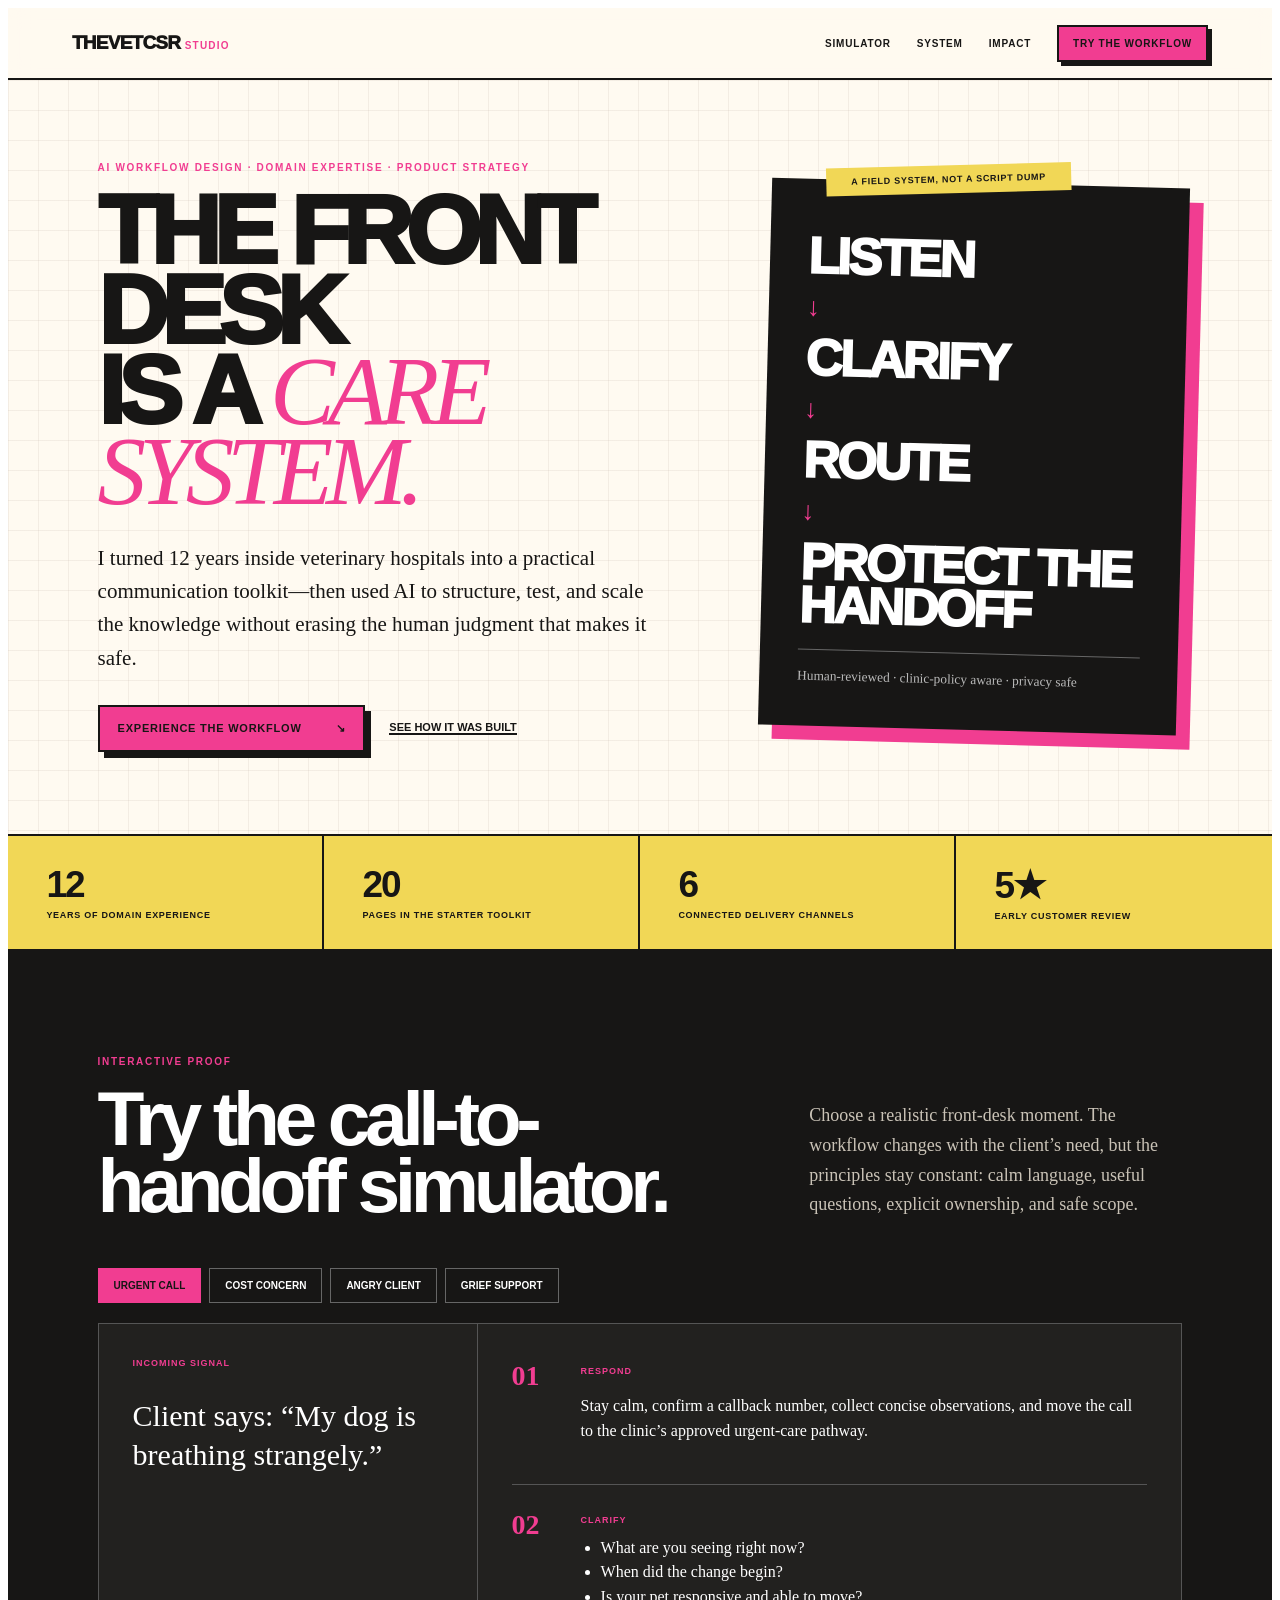
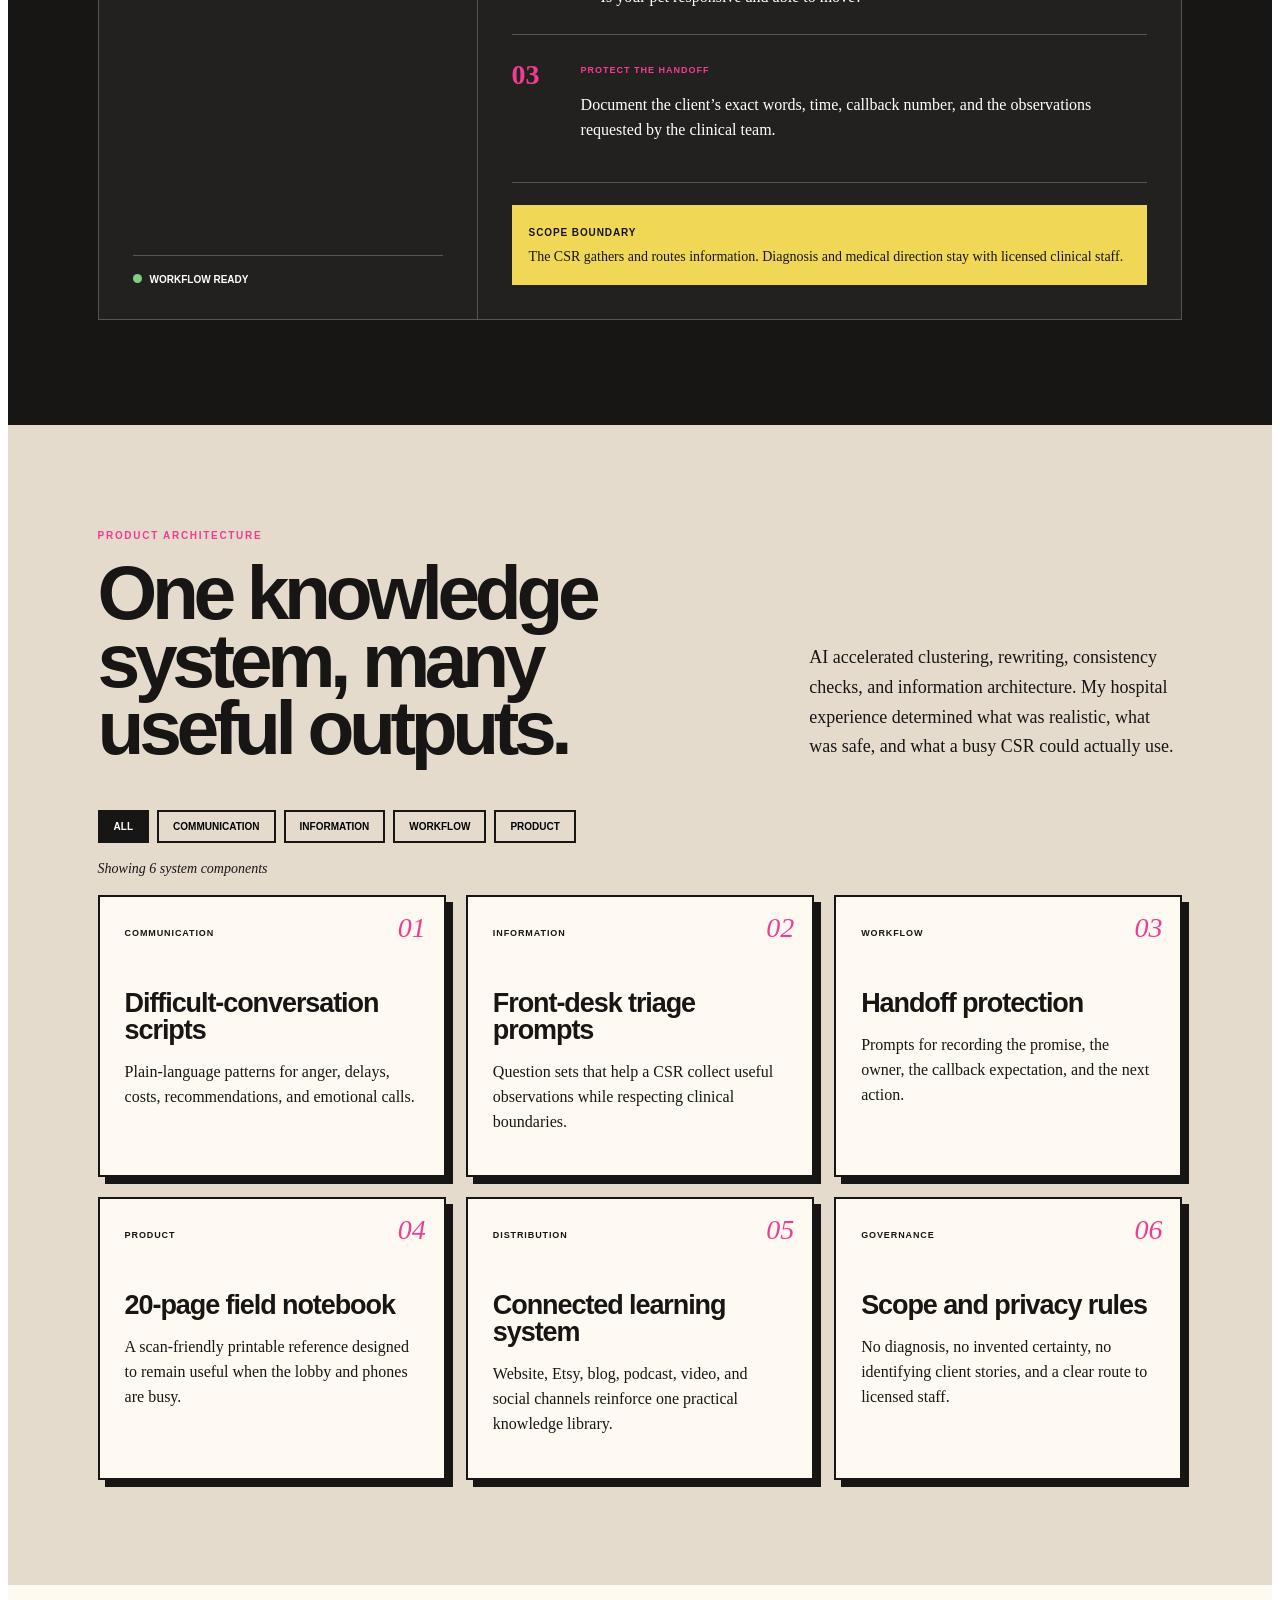
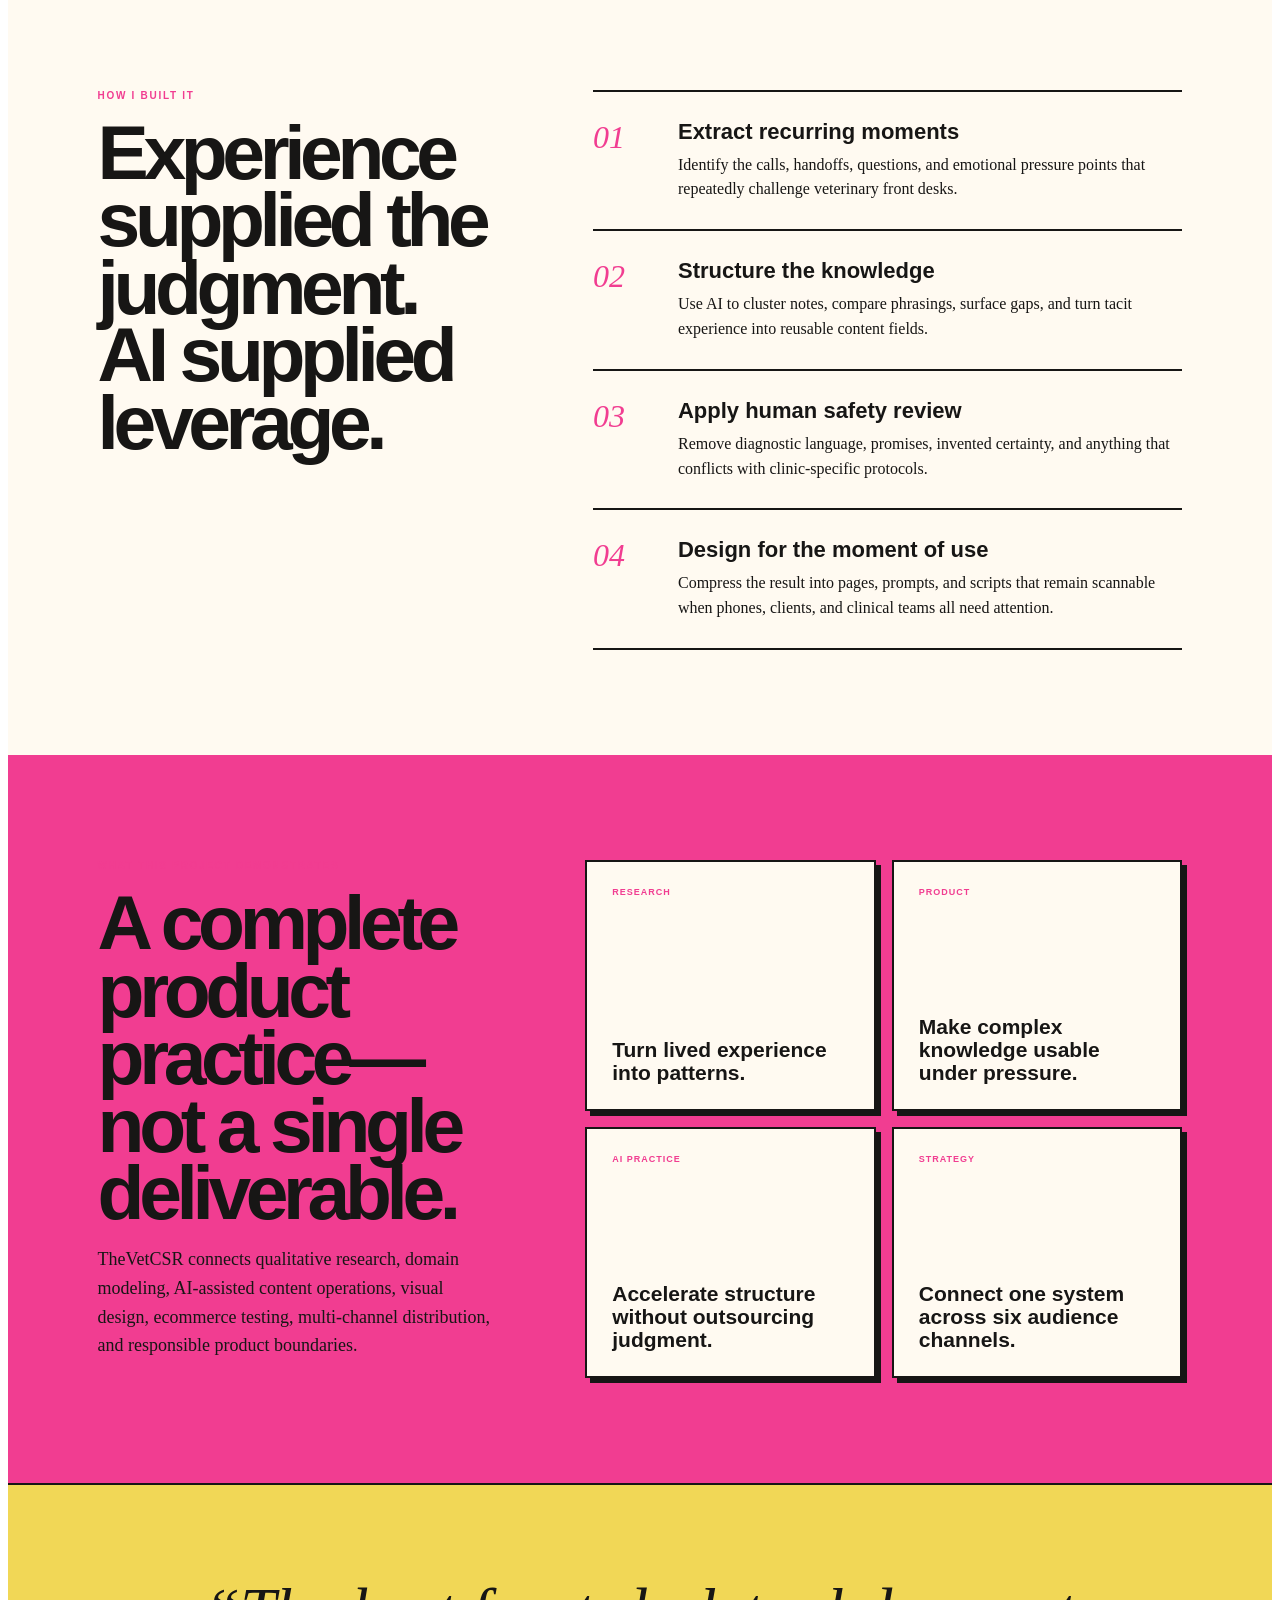
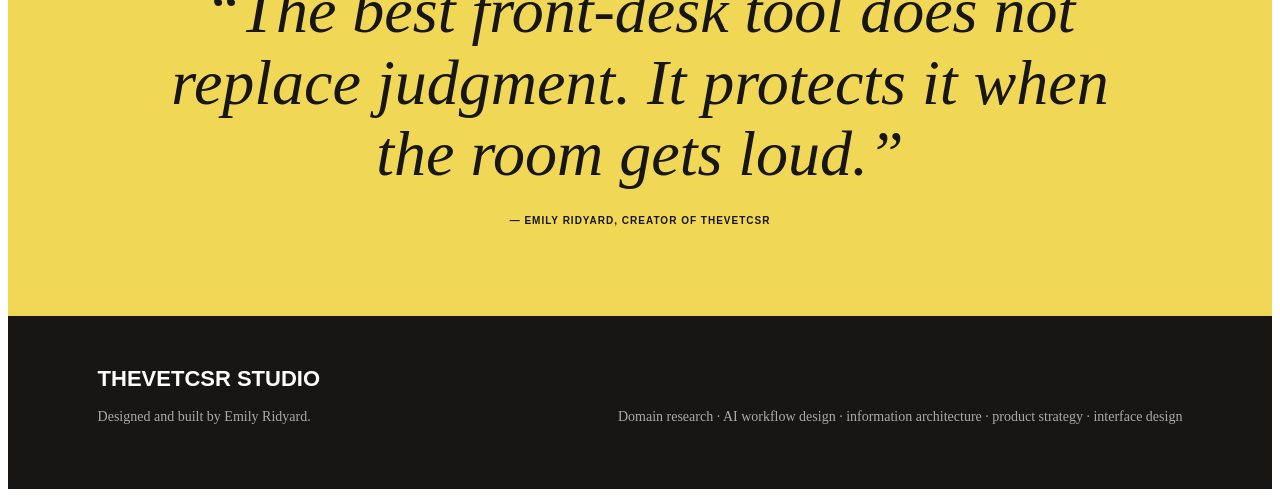
<file: vetcsr-studio/index.html>
<!doctype html>
<html lang="en">
<head>
  <meta charset="utf-8">
  <meta name="viewport" content="width=device-width,initial-scale=1">
  <meta name="theme-color" content="#171615">
  <title>TheVetCSR Studio | AI-Assisted Front-Desk Toolkit</title>
  <meta name="description" content="Emily Ridyard's interactive case study: an AI-assisted veterinary communication and workflow toolkit built from 12 years of front-desk experience.">
  <meta property="og:title" content="TheVetCSR Studio">
  <meta property="og:description" content="AI-assisted veterinary communication toolkit">
  <meta property="og:image" content="https://emily-ridyard-photography.netlify.app/vetcsr-studio/assets/preview.jpg">
  <link rel="stylesheet" href="style.css">
</head>
<body>
<main class="vetcase">
  <nav class="vetcase-nav" aria-label="Project navigation">
    <a href="#top" class="vetcase-brand">THEVETCSR <span>STUDIO</span></a>
    <div><a href="#simulator">Simulator</a><a href="#system">System</a><a href="#impact">Impact</a><a href="#simulator" class="vetcase-nav-cta">Try the workflow</a></div>
  </nav>

  <header class="vetcase-hero" id="top">
    <div class="vetcase-hero-copy">
      <p class="vetcase-kicker">AI workflow design · domain expertise · product strategy</p>
      <h1>THE FRONT DESK<br>IS A <em>CARE SYSTEM.</em></h1>
      <p class="vetcase-lede">I turned 12 years inside veterinary hospitals into a practical communication toolkit—then used AI to structure, test, and scale the knowledge without erasing the human judgment that makes it safe.</p>
      <div class="vetcase-actions"><a href="#simulator" class="vetcase-button">Experience the workflow <span>↘</span></a><a href="#system" class="vetcase-text-link">See how it was built</a></div>
    </div>
    <aside class="vetcase-hero-board" aria-label="Project summary">
      <div class="vetcase-tape">A FIELD SYSTEM, NOT A SCRIPT DUMP</div>
      <p>LISTEN</p><span>↓</span><p>CLARIFY</p><span>↓</span><p>ROUTE</p><span>↓</span><p>PROTECT THE HANDOFF</p>
      <small>Human-reviewed · clinic-policy aware · privacy safe</small>
    </aside>
  </header>

  <section class="vetcase-metrics" aria-label="Project evidence">
    <div><strong>12</strong><span>Years of domain experience</span></div>
    <div><strong>20</strong><span>Pages in the starter toolkit</span></div>
    <div><strong>6</strong><span>Connected delivery channels</span></div>
    <div><strong>5★</strong><span>Early customer review</span></div>
  </section>

  <section class="vetcase-simulator" id="simulator">
    <div class="vetcase-section-head"><div><p class="vetcase-kicker">Interactive proof</p><h2>Try the call-to-handoff simulator.</h2></div><p>Choose a realistic front-desk moment. The workflow changes with the client’s need, but the principles stay constant: calm language, useful questions, explicit ownership, and safe scope.</p></div>
    <div class="vetcase-scenario-tabs" role="tablist" aria-label="Call scenarios">
      <button role="tab" aria-selected="true" data-stage="0">Urgent call</button>
      <button role="tab" aria-selected="false" data-stage="1">Cost concern</button>
      <button role="tab" aria-selected="false" data-stage="2">Angry client</button>
      <button role="tab" aria-selected="false" data-stage="3">Grief support</button>
    </div>
    <div class="vetcase-console">
      <div class="vetcase-console-side"><small>Incoming signal</small><blockquote id="scenario-signal">Client says: “My dog is breathing strangely.”</blockquote><div class="vetcase-status"><span aria-hidden="true"></span>Workflow ready</div></div>
      <div class="vetcase-console-main" aria-live="polite">
        <article><b>01</b><div><small>Respond</small><p id="scenario-response">Stay calm, confirm a callback number, collect concise observations, and move the call to the clinic’s approved urgent-care pathway.</p></div></article>
        <article><b>02</b><div><small>Clarify</small><ul id="scenario-questions"><li>What are you seeing right now?</li><li>When did the change begin?</li><li>Is your pet responsive and able to move?</li></ul></div></article>
        <article><b>03</b><div><small>Protect the handoff</small><p id="scenario-handoff">Document the client’s exact words, time, callback number, and the observations requested by the clinical team.</p></div></article>
        <aside><strong>Scope boundary</strong><p id="scenario-boundary">The CSR gathers and routes information. Diagnosis and medical direction stay with licensed clinical staff.</p></aside>
      </div>
    </div>
  </section>

  <section class="vetcase-system" id="system">
    <div class="vetcase-section-head"><div><p class="vetcase-kicker">Product architecture</p><h2>One knowledge system, many useful outputs.</h2></div><p>AI accelerated clustering, rewriting, consistency checks, and information architecture. My hospital experience determined what was realistic, what was safe, and what a busy CSR could actually use.</p></div>
    <div class="vetcase-filterbar" role="group" aria-label="Filter system artifacts"><button class="active" data-filter="All">All</button><button data-filter="Communication">Communication</button><button data-filter="Information">Information</button><button data-filter="Workflow">Workflow</button><button data-filter="Product">Product</button></div>
    <p class="vetcase-result-count" id="component-count" aria-live="polite">Showing 6 system components</p>
    <div class="vetcase-artifacts">
      <article data-category="Communication"><span>01</span><small>Communication</small><h3>Difficult-conversation scripts</h3><p>Plain-language patterns for anger, delays, costs, recommendations, and emotional calls.</p></article>
      <article data-category="Information"><span>02</span><small>Information</small><h3>Front-desk triage prompts</h3><p>Question sets that help a CSR collect useful observations while respecting clinical boundaries.</p></article>
      <article data-category="Workflow"><span>03</span><small>Workflow</small><h3>Handoff protection</h3><p>Prompts for recording the promise, the owner, the callback expectation, and the next action.</p></article>
      <article data-category="Product"><span>04</span><small>Product</small><h3>20-page field notebook</h3><p>A scan-friendly printable reference designed to remain useful when the lobby and phones are busy.</p></article>
      <article data-category="Distribution"><span>05</span><small>Distribution</small><h3>Connected learning system</h3><p>Website, Etsy, blog, podcast, video, and social channels reinforce one practical knowledge library.</p></article>
      <article data-category="Governance"><span>06</span><small>Governance</small><h3>Scope and privacy rules</h3><p>No diagnosis, no invented certainty, no identifying client stories, and a clear route to licensed staff.</p></article>
    </div>
  </section>

  <section class="vetcase-build">
    <div><p class="vetcase-kicker">How I built it</p><h2>Experience supplied the judgment. AI supplied leverage.</h2></div>
    <ol>
      <li><b>01</b><div><strong>Extract recurring moments</strong><p>Identify the calls, handoffs, questions, and emotional pressure points that repeatedly challenge veterinary front desks.</p></div></li>
      <li><b>02</b><div><strong>Structure the knowledge</strong><p>Use AI to cluster notes, compare phrasings, surface gaps, and turn tacit experience into reusable content fields.</p></div></li>
      <li><b>03</b><div><strong>Apply human safety review</strong><p>Remove diagnostic language, promises, invented certainty, and anything that conflicts with clinic-specific protocols.</p></div></li>
      <li><b>04</b><div><strong>Design for the moment of use</strong><p>Compress the result into pages, prompts, and scripts that remain scannable when phones, clients, and clinical teams all need attention.</p></div></li>
    </ol>
  </section>

  <section class="vetcase-impact" id="impact">
    <div class="vetcase-impact-copy"><p class="vetcase-kicker">What this project demonstrates</p><h2>A complete product practice—not a single deliverable.</h2><p>TheVetCSR connects qualitative research, domain modeling, AI-assisted content operations, visual design, ecommerce testing, multi-channel distribution, and responsible product boundaries.</p></div>
    <div class="vetcase-impact-grid"><article><small>Research</small><strong>Turn lived experience into patterns.</strong></article><article><small>Product</small><strong>Make complex knowledge usable under pressure.</strong></article><article><small>AI practice</small><strong>Accelerate structure without outsourcing judgment.</strong></article><article><small>Strategy</small><strong>Connect one system across six audience channels.</strong></article></div>
  </section>

  <section class="vetcase-reflection"><p>“The best front-desk tool does not replace judgment. It protects it when the room gets loud.”</p><span>— Emily Ridyard, creator of TheVetCSR</span></section>
  <footer class="vetcase-footer"><div><strong>THEVETCSR STUDIO</strong><p>Designed and built by Emily Ridyard.</p></div><p>Domain research · AI workflow design · information architecture · product strategy · interface design</p></footer>
</main>
<script src="script.js"></script>
</body>
</html>
</file>
<file: styles.css>
:root {
  color-scheme: dark;
  --bg: #070a12;
  --bg-soft: #101624;
  --panel: rgba(18, 25, 40, 0.78);
  --panel-strong: #172033;
  --line: rgba(255, 255, 255, 0.12);
  --text: #f6f7fb;
  --muted: #aeb8ca;
  --accent: #7dd3fc;
  --accent-strong: #38bdf8;
  --violet: #a78bfa;
  --green: #86efac;
  --amber: #fbbf24;
  --rose: #fb7185;
  --shadow: 0 24px 90px rgba(0, 0, 0, 0.36);
  --font-display: "Space Grotesk", "Inter", sans-serif;
  --font-body: "Inter", Arial, sans-serif;
}

* {
  box-sizing: border-box;
}

html {
  scroll-behavior: smooth;
}

body {
  min-height: 100vh;
  margin: 0;
  background:
    radial-gradient(circle at top left, rgba(56, 189, 248, 0.28), transparent 28rem),
    radial-gradient(circle at 82% 18%, rgba(167, 139, 250, 0.22), transparent 30rem),
    linear-gradient(135deg, #060812 0%, #0b1020 48%, #111827 100%);
  color: var(--text);
  font-family: var(--font-body);
  line-height: 1.6;
}

button,
input,
select,
textarea {
  font: inherit;
}

a {
  color: inherit;
}

.app-shell {
  display: grid;
  grid-template-columns: 18rem minmax(0, 1fr);
  min-height: 100vh;
}

.sidebar {
  position: sticky;
  top: 0;
  display: flex;
  flex-direction: column;
  gap: 2rem;
  height: 100vh;
  padding: 1.4rem;
  background: rgba(7, 10, 18, 0.76);
  border-right: 1px solid var(--line);
  backdrop-filter: blur(24px);
}

.brand {
  display: flex;
  align-items: center;
  gap: 0.9rem;
  text-decoration: none;
}

.brand__mark {
  display: grid;
  width: 3.25rem;
  height: 3.25rem;
  place-items: center;
  background: linear-gradient(135deg, var(--accent), var(--violet));
  border-radius: 1.1rem;
  color: #06101f;
  font-family: var(--font-display);
  font-weight: 700;
}

.brand strong,
.brand small {
  display: block;
}

.brand small,
.sidebar__panel p,
.hero__intro,
.notes-panel p {
  color: var(--muted);
}

.sidebar__nav {
  display: grid;
  gap: 0.55rem;
}

.sidebar__nav a {
  padding: 0.8rem 0.9rem;
  border: 1px solid transparent;
  border-radius: 1rem;
  color: var(--muted);
  font-weight: 700;
  text-decoration: none;
}

.sidebar__nav a:hover,
.sidebar__nav a:focus-visible {
  background: rgba(255, 255, 255, 0.06);
  border-color: var(--line);
  color: var(--text);
}

.sidebar__panel,
.panel,
.metric-card,
.hero__card {
  background: var(--panel);
  border: 1px solid var(--line);
  box-shadow: var(--shadow);
  backdrop-filter: blur(22px);
}

.sidebar__panel {
  margin-top: auto;
  padding: 1rem;
  border-radius: 1.25rem;
}

.sidebar__panel h2 {
  margin: 0;
  font-size: 1rem;
}

.dashboard {
  width: min(1220px, calc(100% - 2rem));
  margin: 0 auto;
  padding: 2rem 0 4rem;
}

.hero {
  display: grid;
  grid-template-columns: minmax(0, 1fr) 20rem;
  gap: 1.5rem;
  align-items: stretch;
  padding: 2rem 0;
}

.eyebrow {
  margin: 0 0 0.7rem;
  color: var(--accent);
  font-size: 0.76rem;
  font-weight: 800;
  letter-spacing: 0.16em;
  text-transform: uppercase;
}

h1,
h2,
h3,
p {
  margin-top: 0;
}

h1,
h2,
h3 {
  font-family: var(--font-display);
  line-height: 1.02;
}

h1 {
  max-width: 12ch;
  margin-bottom: 1rem;
  font-size: clamp(3.4rem, 8vw, 7.5rem);
  letter-spacing: -0.08em;
}

h2 {
  margin-bottom: 0.7rem;
  font-size: clamp(2rem, 4vw, 3.5rem);
  letter-spacing: -0.05em;
}

h3 {
  margin-bottom: 0.65rem;
  font-size: 1.35rem;
}

.hero__intro {
  max-width: 48rem;
  font-size: 1.1rem;
}

.hero__card {
  display: grid;
  align-content: center;
  min-height: 18rem;
  padding: 1.4rem;
  border-radius: 1.6rem;
}

.status-dot {
  width: 0.95rem;
  height: 0.95rem;
  margin-bottom: 1rem;
  background: var(--green);
  border-radius: 999px;
  box-shadow: 0 0 0 0.55rem rgba(134, 239, 172, 0.13);
}

.hero__card p,
.hero__card small,
.metric-card span,
.project-card__meta,
.project-card__next,
.checklist,
.focus-card p {
  color: var(--muted);
}

.hero__card strong {
  display: block;
  font-family: var(--font-display);
  font-size: 2rem;
}

.metrics {
  display: grid;
  grid-template-columns: repeat(4, minmax(0, 1fr));
  gap: 1rem;
  margin-bottom: 1rem;
}

.metric-card {
  padding: 1.15rem;
  border-radius: 1.25rem;
}

.metric-card span,
.metric-card strong {
  display: block;
}

.metric-card strong {
  margin-top: 0.45rem;
  font-family: var(--font-display);
  font-size: 2rem;
}

.panel {
  margin-top: 1rem;
  padding: clamp(1rem, 3vw, 1.5rem);
  border-radius: 1.5rem;
}

.panel__header,
.toolbar,
.project-card__top,
.project-card__footer {
  display: flex;
  gap: 1rem;
}

.panel__header {
  align-items: flex-start;
  justify-content: space-between;
  margin-bottom: 1.25rem;
}

.toolbar {
  flex-wrap: wrap;
  justify-content: flex-end;
}

.search-box input,
.toolbar select,
.notes-field textarea {
  width: 100%;
  background: rgba(255, 255, 255, 0.07);
  border: 1px solid var(--line);
  border-radius: 0.95rem;
  color: var(--text);
  outline: none;
}

.search-box input,
.toolbar select {
  min-height: 3rem;
  padding: 0 0.9rem;
}

.search-box input {
  min-width: min(22rem, 72vw);
}

.toolbar select {
  min-width: 11rem;
}

.search-box input:focus,
.toolbar select:focus,
.notes-field textarea:focus {
  border-color: var(--accent-strong);
  box-shadow: 0 0 0 0.25rem rgba(56, 189, 248, 0.16);
}

.project-grid {
  display: grid;
  grid-template-columns: repeat(3, minmax(0, 1fr));
  gap: 1rem;
}

.project-card {
  display: grid;
  gap: 1rem;
  padding: 1rem;
  background: rgba(255, 255, 255, 0.055);
  border: 1px solid var(--line);
  border-radius: 1.2rem;
}

.project-card__top,
.project-card__footer {
  align-items: flex-start;
  justify-content: space-between;
}

.badge {
  display: inline-flex;
  align-items: center;
  min-height: 1.9rem;
  padding: 0.25rem 0.65rem;
  background: rgba(125, 211, 252, 0.12);
  border: 1px solid rgba(125, 211, 252, 0.24);
  border-radius: 999px;
  color: var(--accent);
  font-size: 0.78rem;
  font-weight: 800;
  white-space: nowrap;
}

.badge--high {
  background: rgba(251, 113, 133, 0.12);
  border-color: rgba(251, 113, 133, 0.25);
  color: var(--rose);
}

.badge--medium {
  background: rgba(251, 191, 36, 0.12);
  border-color: rgba(251, 191, 36, 0.24);
  color: var(--amber);
}

.progress-track {
  overflow: hidden;
  height: 0.7rem;
  background: rgba(255, 255, 255, 0.09);
  border-radius: 999px;
}

.progress-bar {
  height: 100%;
  background: linear-gradient(90deg, var(--accent-strong), var(--violet));
  border-radius: inherit;
}

.tag-list {
  display: flex;
  flex-wrap: wrap;
  gap: 0.4rem;
}

.tag {
  padding: 0.2rem 0.5rem;
  background: rgba(255, 255, 255, 0.07);
  border-radius: 999px;
  color: var(--muted);
  font-size: 0.75rem;
  font-weight: 700;
}

.select-focus {
  border: 0;
  border-radius: 999px;
  padding: 0.6rem 0.8rem;
  background: var(--text);
  color: #09111f;
  cursor: pointer;
  font-weight: 800;
}

.workspace-grid {
  display: grid;
  grid-template-columns: minmax(0, 1.1fr) minmax(18rem, 0.9fr);
  gap: 1rem;
}

.focus-card {
  min-height: 12rem;
  padding: 1rem;
  background: linear-gradient(135deg, rgba(56, 189, 248, 0.13), rgba(167, 139, 250, 0.12));
  border: 1px solid var(--line);
  border-radius: 1.1rem;
}

.checklist {
  margin-bottom: 0;
  padding-left: 1.25rem;
}

.checklist li + li {
  margin-top: 0.7rem;
}

.notes-panel {
  display: grid;
  grid-template-columns: minmax(0, 0.75fr) minmax(0, 1.25fr);
  gap: 1.25rem;
  align-items: start;
}

.notes-field textarea {
  min-height: 12rem;
  padding: 1rem;
  resize: vertical;
}

.empty-state {
  grid-column: 1 / -1;
  padding: 2rem;
  border: 1px dashed var(--line);
  border-radius: 1.2rem;
  color: var(--muted);
  text-align: center;
}

.sr-only {
  position: absolute;
  width: 1px;
  height: 1px;
  padding: 0;
  overflow: hidden;
  clip: rect(0, 0, 0, 0);
  white-space: nowrap;
  border: 0;
}

@media (max-width: 1050px) {
  .app-shell {
    grid-template-columns: 1fr;
  }

  .sidebar {
    position: static;
    height: auto;
  }

  .hero,
  .workspace-grid,
  .notes-panel {
    grid-template-columns: 1fr;
  }

  .metrics,
  .project-grid {
    grid-template-columns: repeat(2, minmax(0, 1fr));
  }
}

@media (max-width: 680px) {
  .dashboard {
    width: min(100% - 1rem, 1220px);
  }

  .panel__header {
    display: grid;
  }

  .toolbar {
    justify-content: stretch;
  }

  .search-box input,
  .toolbar select {
    min-width: 100%;
  }

  .metrics,
  .project-grid {
    grid-template-columns: 1fr;
  }

  h1 {
    font-size: clamp(2.8rem, 18vw, 4.5rem);
  }
}
</file>
<file: vetcsr-growth-lab/style.css>
:root{color-scheme:light}.growth-lab{--ink:#071d36;--paper:#f6f0e3;--cream:#fffaf0;--coral:#ff6547;--lime:#cbe82d;--blue:#8ab9e8;--line:#a69f92;background:var(--paper);color:var(--ink);font-family:Arial,Helvetica,sans-serif;overflow:hidden}.growth-lab *{box-sizing:border-box}.growth-lab a{color:inherit;text-decoration:none}.growth-lab button{font:inherit;color:inherit}.growth-nav{min-height:72px;padding:0 5vw;display:flex;align-items:center;justify-content:space-between;gap:24px;border-bottom:2px solid var(--ink);background:rgba(255,250,240,.94);backdrop-filter:blur(12px);position:sticky;top:0;z-index:30}.growth-brand{font-size:19px;font-weight:950;letter-spacing:-.04em}.growth-brand span{color:var(--coral);font:900 10px/1 Arial;letter-spacing:.12em}.growth-nav>div{display:flex;align-items:center;gap:25px}.growth-nav>div a{font-size:10px;font-weight:900;text-transform:uppercase;letter-spacing:.08em}.nav-cta{border:2px solid var(--ink);padding:11px 14px;background:var(--lime);box-shadow:4px 4px 0 var(--ink)}
.growth-hero{min-height:760px;padding:84px 7vw;display:grid;grid-template-columns:1.16fr .84fr;gap:7vw;align-items:center;background-color:var(--ink);background-image:linear-gradient(#31506c66 1px,transparent 1px),linear-gradient(90deg,#31506c66 1px,transparent 1px);background-size:34px 34px;color:var(--cream)}.eyebrow{font-size:10px;font-weight:900;letter-spacing:.17em;text-transform:uppercase;color:var(--coral);margin:0 0 18px}.hero-copy h1{font-size:clamp(57px,7.3vw,108px);line-height:.83;letter-spacing:-.075em;margin:0;font-weight:950}.hero-copy h1 em{font-family:Georgia,serif;color:var(--lime);font-weight:400}.hero-lede{font-family:Georgia,serif;font-size:20px;line-height:1.58;max-width:760px;margin:31px 0;color:#dce3e7}.hero-actions{display:flex;gap:25px;align-items:center;flex-wrap:wrap}.button{display:inline-flex;align-items:center;justify-content:space-between;gap:34px;border:2px solid var(--cream);padding:15px 18px;background:var(--coral);color:var(--ink)!important;box-shadow:6px 6px 0 var(--lime);font-size:11px;font-weight:900;letter-spacing:.07em;text-transform:uppercase}.text-link{font-size:11px;font-weight:900;text-transform:uppercase;border-bottom:2px solid var(--lime)}.hero-board{background:var(--cream);color:var(--ink);padding:42px 38px;box-shadow:14px 14px 0 var(--coral);transform:rotate(1.1deg);position:relative}.board-label{position:absolute;top:-17px;left:12%;background:var(--lime);padding:9px 25px;font-size:9px;font-weight:900;letter-spacing:.1em;transform:rotate(-3deg)}.hero-board ol{list-style:none;margin:0;padding:0}.hero-board li{display:grid;grid-template-columns:47px 1fr;align-items:center;border-bottom:2px solid;padding:19px 0}.hero-board li span{font:italic 25px Georgia,serif;color:var(--coral)}.hero-board li strong{font-size:30px;letter-spacing:-.04em}.hero-board li small{grid-column:2;font:italic 14px Georgia,serif;color:#576472}.hero-board>p{font:italic 17px/1.5 Georgia,serif;margin:25px 0 0}
.metric-ribbon{display:grid;grid-template-columns:repeat(4,1fr);border-block:2px solid var(--ink);background:var(--lime)}.metric-ribbon>div{padding:26px 3vw;border-right:2px solid var(--ink);position:relative}.metric-ribbon>div:last-child{border:0}.metric-ribbon strong{display:block;font-size:36px;letter-spacing:-.05em}.metric-ribbon span{display:block;font-size:9px;font-weight:900;letter-spacing:.09em;text-transform:uppercase;margin-top:2px}.metric-ribbon b{position:absolute;right:15px;top:15px;background:var(--ink);color:white;padding:5px 7px;font-size:8px;letter-spacing:.05em}
.dashboard,.strategy,.method,.impact,.diagnosis{padding:105px 7vw}.section-head{display:grid;grid-template-columns:1.18fr .82fr;gap:7vw;align-items:end;margin-bottom:50px}.section-head h2,.method h2,.impact h2{font-size:clamp(46px,6vw,82px);line-height:.88;letter-spacing:-.07em;margin:0}.section-head>p{font:18px/1.65 Georgia,serif;margin:0}.dashboard{background:#e8e0d2}.dashboard-shell{display:grid;grid-template-columns:.68fr 1.32fr;border:2px solid var(--ink);box-shadow:10px 10px 0 var(--ink)}.metric-picker{display:flex;flex-direction:column;background:var(--cream);border-right:2px solid}.metric-picker button{border:0;border-bottom:2px solid var(--ink);background:transparent;padding:24px;text-align:left;display:grid;grid-template-columns:1fr auto;gap:6px;cursor:pointer}.metric-picker button:last-child{border-bottom:0}.metric-picker button[aria-selected="true"]{background:var(--coral)}.metric-picker span{grid-column:1/-1;font-size:9px;font-weight:900;letter-spacing:.1em;text-transform:uppercase}.metric-picker strong{font-size:22px}.metric-picker small{align-self:center;font-weight:900}.chart-panel{background:var(--ink);color:white;padding:38px}.chart-topline{display:flex;align-items:flex-start;justify-content:space-between;gap:25px;border-bottom:1px solid #35506b;padding-bottom:24px}.chart-topline small,.analyst-note small{font-size:9px;font-weight:900;letter-spacing:.12em;color:var(--lime)}.chart-topline h3{font-size:34px;letter-spacing:-.04em;margin:7px 0 0}.chart-topline>span{font:italic 42px Georgia,serif;color:var(--coral)}.bar-chart{display:grid;gap:25px;margin:50px 0}.bar-row{display:grid;grid-template-columns:100px 1fr 75px;gap:16px;align-items:center}.bar-row>span{font-size:9px;font-weight:900;text-transform:uppercase}.bar-row>div{height:34px;background:#213c57;position:relative}.bar-row i{display:block;height:100%;background:var(--blue);transition:width .5s ease}.bar-row.current i{background:var(--lime)}.bar-row strong{text-align:right}.analyst-note{background:var(--cream);color:var(--ink);padding:22px;border-left:7px solid var(--coral)}.analyst-note p{font:17px/1.55 Georgia,serif;margin:7px 0 0}.data-note{font:12px/1.45 Georgia,serif;color:#9eafbd;margin:19px 0 0}
.diagnosis{background:var(--ink);color:white}.section-head.light>p{color:#c3ced7}.diagnosis-grid{display:grid;grid-template-columns:.9fr 1.1fr;border:1px solid #35506b}.hypotheses{display:flex;flex-direction:column}.hypotheses button{border:0;border-bottom:1px solid #35506b;background:transparent;color:white;padding:24px;text-align:left;display:grid;grid-template-columns:44px 1fr;gap:18px;align-items:center;cursor:pointer}.hypotheses button:last-child{border-bottom:0}.hypotheses button:hover,.hypotheses button.selected{background:#102c48}.hypotheses button.correct{background:var(--lime);color:var(--ink)}.hypotheses button b{font:italic 30px Georgia,serif;color:var(--coral)}.hypotheses button.correct b{color:var(--ink)}.hypotheses strong{display:block;font-size:19px}.hypotheses small{display:block;margin-top:5px;color:#9fb0bd;font:14px Georgia,serif}.hypotheses button.correct small{color:var(--ink)}.diagnosis-result{background:var(--cream);color:var(--ink);padding:42px;display:flex;flex-direction:column;justify-content:center;min-height:390px}.diagnosis-result>span{font-size:9px;font-weight:900;letter-spacing:.12em;color:var(--coral)}.diagnosis-result h3{font-size:43px;line-height:1;letter-spacing:-.05em;margin:17px 0}.diagnosis-result p{font:18px/1.6 Georgia,serif}.confidence{border-top:2px solid;margin-top:20px;padding-top:18px}.confidence i{display:inline-block;width:10px;height:10px;border-radius:50%;background:var(--coral);margin-right:8px}.confidence small{font-size:9px;font-weight:900;text-transform:uppercase;letter-spacing:.09em}
.strategy{background:var(--paper)}.strategy-tabs{display:grid;grid-template-columns:repeat(3,1fr);gap:10px}.strategy-tabs button{border:2px solid var(--ink);background:transparent;padding:16px;text-align:left;font-size:13px;font-weight:900;text-transform:uppercase;cursor:pointer}.strategy-tabs button span{font:italic 22px Georgia,serif;color:var(--coral);margin-right:10px}.strategy-tabs button[aria-selected="true"]{background:var(--ink);color:white;box-shadow:5px 5px 0 var(--coral)}.strategy-stage{margin-top:22px;border:2px solid;background:var(--cream);padding:45px;display:grid;grid-template-columns:1.05fr .95fr;gap:7vw;position:relative}.strategy-stage>div>small,.strategy-stage>aside small{font-size:9px;font-weight:900;letter-spacing:.12em;color:var(--coral)}.strategy-stage h3{font-size:39px;line-height:1.04;letter-spacing:-.05em;margin:18px 0}.strategy-stage>div>p{font:17px/1.58 Georgia,serif}.strategy-stage ol{list-style:none;margin:0;padding:0;border-top:2px solid}.strategy-stage li{display:grid;grid-template-columns:45px 1fr;gap:14px;padding:19px 0;border-bottom:2px solid}.strategy-stage li b{font:italic 23px Georgia,serif;color:var(--coral)}.strategy-stage li span{font:16px/1.4 Georgia,serif}.strategy-stage>aside{grid-column:1/-1;background:var(--lime);padding:19px 23px;display:flex;justify-content:space-between;align-items:center;gap:25px}.strategy-stage>aside small{color:var(--ink)}.strategy-stage>aside strong{font-size:18px;text-align:right}
.method{background:var(--coral)}.method-intro{display:grid;grid-template-columns:1fr 1fr;column-gap:7vw}.method-intro .eyebrow{grid-column:1/-1;color:var(--ink)}.method-intro>p:last-child{font:18px/1.65 Georgia,serif;margin:0}.role-grid{display:grid;grid-template-columns:1fr 1fr;gap:20px;margin-top:50px}.role-grid article{background:var(--cream);border:2px solid;padding:32px;box-shadow:8px 8px 0 var(--ink)}.role-grid article:last-child{background:var(--ink);color:white;box-shadow:8px 8px 0 var(--lime)}.role-grid small{font-size:9px;font-weight:900;letter-spacing:.11em;color:var(--coral)}.role-grid h3{font-size:33px;letter-spacing:-.04em;margin:13px 0 22px}.role-grid ul{list-style:none;padding:0;margin:0}.role-grid li{font:16px/1.45 Georgia,serif;padding:12px 0 12px 22px;border-top:1px solid;position:relative}.role-grid li:before{content:"↗";position:absolute;left:0;color:var(--coral);font-family:Arial}
.impact{background:var(--ink);color:white;display:grid;grid-template-columns:.78fr 1.22fr;gap:7vw}.impact-grid{display:grid;grid-template-columns:1fr 1fr;gap:16px}.impact-grid article{background:var(--cream);color:var(--ink);border:2px solid var(--cream);padding:25px;min-height:190px;display:flex;flex-direction:column;box-shadow:5px 5px 0 var(--coral)}.impact-grid article>span{align-self:flex-end;color:var(--coral);font:italic 26px Georgia,serif}.impact-grid small{font-size:9px;font-weight:900;text-transform:uppercase;letter-spacing:.11em;color:var(--coral);margin-top:auto}.impact-grid strong{font-size:20px;line-height:1.1;margin-top:10px}.reflection{padding:90px 12vw;text-align:center;background:var(--lime);border-block:2px solid var(--ink)}.reflection p{font:italic clamp(34px,5vw,64px)/1.12 Georgia,serif;margin:0}.reflection span{display:block;margin-top:25px;font-size:10px;font-weight:900;text-transform:uppercase;letter-spacing:.1em}.growth-lab footer{padding:48px 7vw;background:var(--cream);display:flex;justify-content:space-between;align-items:end;gap:30px}.growth-lab footer strong{font-size:22px}.growth-lab footer p{color:#536273;font:14px/1.5 Georgia,serif;max-width:650px}
@media(max-width:920px){.growth-nav>div>a:not(.nav-cta){display:none}.growth-hero,.section-head,.dashboard-shell,.diagnosis-grid,.method-intro,.impact{grid-template-columns:1fr}.hero-board{max-width:650px}.metric-ribbon{grid-template-columns:1fr 1fr}.metric-ribbon>div:nth-child(2){border-right:0}.metric-picker{border-right:0;border-bottom:2px solid}.strategy-stage{grid-template-columns:1fr}.role-grid{grid-template-columns:1fr}.method-intro .eyebrow{grid-column:auto}.growth-lab footer{align-items:flex-start;flex-direction:column}}
@media(max-width:570px){.growth-nav,.growth-hero,.dashboard,.diagnosis,.strategy,.method,.impact,.reflection,.growth-lab footer{padding-left:20px;padding-right:20px}.growth-nav{min-height:66px}.nav-cta{display:none}.growth-hero{padding-top:55px}.hero-copy h1{font-size:52px}.hero-board{padding:32px 24px}.metric-ribbon>div{padding:22px 17px}.metric-ribbon strong{font-size:29px}.metric-ribbon b{position:static;display:inline-block;margin-top:8px}.chart-panel{padding:25px 20px}.chart-topline{flex-direction:column}.bar-row{grid-template-columns:80px 1fr}.bar-row strong{grid-column:2}.strategy-tabs{grid-template-columns:1fr}.strategy-stage{padding:28px 21px}.strategy-stage>aside{align-items:flex-start;flex-direction:column}.strategy-stage>aside strong{text-align:left}.impact-grid{grid-template-columns:1fr}.role-grid article{padding:25px}.section-head h2,.method h2,.impact h2{font-size:45px}.growth-lab footer{padding-top:38px;padding-bottom:38px}}
@media(prefers-reduced-motion:reduce){html{scroll-behavior:auto}.bar-row i{transition:none}}
</file>
<file: vetcsr-studio/style.css>
.vetcase{--vc-ink:#171615;--vc-paper:#f5eee1;--vc-cream:#fffaf1;--vc-pink:#f13d91;--vc-yellow:#f1d756;--vc-line:#bdb3a5;background:var(--vc-paper);color:var(--vc-ink);font-family:Arial,Helvetica,sans-serif}
.vetcase *{box-sizing:border-box}.vetcase a{color:inherit;text-decoration:none}.vetcase button{font:inherit}.vetcase-nav{min-height:72px;padding:0 5vw;display:flex;align-items:center;justify-content:space-between;gap:24px;border-bottom:2px solid var(--vc-ink);background:rgba(255,250,241,.95);backdrop-filter:blur(12px);position:sticky;top:0;z-index:20}.vetcase-brand{font-size:19px;font-weight:950;letter-spacing:-.04em}.vetcase-brand span{color:var(--vc-pink);font:900 10px/1 Arial;letter-spacing:.12em}.vetcase-nav>div{display:flex;align-items:center;gap:26px}.vetcase-nav>div a{font-size:10px;font-weight:900;text-transform:uppercase;letter-spacing:.08em}.vetcase-nav-cta{border:2px solid;padding:11px 14px;background:var(--vc-pink);box-shadow:4px 4px 0 var(--vc-ink)}
.vetcase-hero{min-height:720px;padding:82px 7vw;display:grid;grid-template-columns:1.15fr .85fr;gap:8vw;align-items:center;background:var(--vc-cream);background-image:linear-gradient(#d4cabd44 1px,transparent 1px),linear-gradient(90deg,#d4cabd44 1px,transparent 1px);background-size:30px 30px;overflow:hidden}.vetcase-kicker{font-size:10px;font-weight:900;letter-spacing:.17em;text-transform:uppercase;color:var(--vc-pink);margin:0 0 18px}.vetcase-hero h1{font-size:clamp(58px,7.6vw,112px);line-height:.82;letter-spacing:-.075em;margin:0;font-weight:950}.vetcase-hero h1 em{font-family:Georgia,serif;color:var(--vc-pink);font-weight:400}.vetcase-lede{font-family:Georgia,serif;font-size:21px;line-height:1.58;max-width:700px;margin:30px 0}.vetcase-actions{display:flex;gap:24px;align-items:center;flex-wrap:wrap}.vetcase-button{display:inline-flex;align-items:center;justify-content:space-between;gap:34px;border:2px solid var(--vc-ink);padding:15px 18px;background:var(--vc-pink);box-shadow:6px 6px 0 var(--vc-ink);font-size:11px;font-weight:900;letter-spacing:.07em;text-transform:uppercase}.vetcase-text-link{font-size:11px;font-weight:900;text-transform:uppercase;border-bottom:2px solid}.vetcase-hero-board{background:var(--vc-ink);color:white;padding:42px 38px;box-shadow:14px 14px 0 var(--vc-pink);transform:rotate(1.5deg);position:relative}.vetcase-tape{position:absolute;top:-17px;left:13%;background:var(--vc-yellow);color:var(--vc-ink);padding:9px 25px;font-size:9px;font-weight:900;letter-spacing:.08em;transform:rotate(-3deg)}.vetcase-hero-board p{font-size:clamp(31px,4vw,57px);line-height:.84;letter-spacing:-.055em;margin:14px 0;font-weight:950}.vetcase-hero-board>span{display:block;color:var(--vc-pink);font-size:26px}.vetcase-hero-board small{display:block;border-top:1px solid #666;padding-top:18px;margin-top:22px;color:#bbb;font-family:Georgia,serif}
.vetcase-metrics{display:grid;grid-template-columns:repeat(4,1fr);border-block:2px solid var(--vc-ink);background:var(--vc-yellow)}.vetcase-metrics>div{padding:28px 3vw;border-right:2px solid var(--vc-ink)}.vetcase-metrics>div:last-child{border:0}.vetcase-metrics strong{display:block;font-size:37px;letter-spacing:-.05em}.vetcase-metrics span{display:block;margin-top:4px;font-size:9px;font-weight:900;letter-spacing:.08em;text-transform:uppercase}
.vetcase-simulator,.vetcase-system,.vetcase-build,.vetcase-impact{padding:105px 7vw}.vetcase-simulator{background:var(--vc-ink);color:white}.vetcase-section-head{display:grid;grid-template-columns:1.25fr .75fr;gap:7vw;align-items:end;margin-bottom:48px}.vetcase-section-head h2,.vetcase-build h2,.vetcase-impact h2{font-size:clamp(45px,6vw,82px);line-height:.88;letter-spacing:-.07em;margin:0}.vetcase-section-head>p{font-family:Georgia,serif;font-size:18px;line-height:1.65;margin:0}.vetcase-simulator .vetcase-section-head>p{color:#c9c2b6}.vetcase-scenario-tabs{display:flex;gap:8px;flex-wrap:wrap;margin-bottom:20px}.vetcase-scenario-tabs button{border:1px solid #666;background:transparent;color:white;padding:11px 15px;font-size:10px;font-weight:900;text-transform:uppercase;cursor:pointer}.vetcase-scenario-tabs button[aria-selected="true"]{background:var(--vc-pink);border-color:var(--vc-pink);color:var(--vc-ink)}.vetcase-console{display:grid;grid-template-columns:.7fr 1.3fr;border:1px solid #555;background:#22211f}.vetcase-console-side{padding:34px;border-right:1px solid #555;display:flex;flex-direction:column}.vetcase-console-side small,.vetcase-console-main small{font-size:9px;font-weight:900;letter-spacing:.11em;text-transform:uppercase;color:var(--vc-pink)}.vetcase-console-side blockquote{font-family:Georgia,serif;font-size:30px;line-height:1.3;margin:28px 0}.vetcase-status{margin-top:auto;border-top:1px solid #555;padding-top:18px;font-size:10px;font-weight:900;text-transform:uppercase}.vetcase-status span{display:inline-block;width:9px;height:9px;border-radius:50%;background:#7fd181;margin-right:8px}.vetcase-console-main{padding:12px 34px}.vetcase-console-main article{display:grid;grid-template-columns:52px 1fr;gap:17px;padding:24px 0;border-bottom:1px solid #555}.vetcase-console-main article>b{font-family:Georgia,serif;color:var(--vc-pink);font-size:28px}.vetcase-console-main p,.vetcase-console-main li{font-family:Georgia,serif;line-height:1.55}.vetcase-console-main ul{margin:9px 0 0;padding-left:20px}.vetcase-console-main aside{background:var(--vc-yellow);color:var(--vc-ink);padding:17px;margin:22px 0}.vetcase-console-main aside strong{font-size:10px;text-transform:uppercase;letter-spacing:.09em}.vetcase-console-main aside p{margin:6px 0 0;font-size:14px}
.vetcase-system{background:#e5dbcd}.vetcase-filterbar{display:flex;gap:8px;flex-wrap:wrap}.vetcase-filterbar button{border:2px solid var(--vc-ink);background:transparent;padding:9px 14px;font-size:10px;font-weight:900;text-transform:uppercase;cursor:pointer}.vetcase-filterbar button.active{background:var(--vc-ink);color:white}.vetcase-result-count{font:italic 14px Georgia,serif;margin:18px 0}.vetcase-artifacts{display:grid;grid-template-columns:repeat(3,1fr);gap:20px}.vetcase-artifacts article{background:var(--vc-cream);border:2px solid var(--vc-ink);padding:25px;min-height:270px;box-shadow:7px 7px 0 var(--vc-ink);position:relative}.vetcase-artifacts article>span{position:absolute;right:18px;top:15px;color:var(--vc-pink);font:italic 28px Georgia,serif}.vetcase-artifacts small{font-size:9px;font-weight:900;text-transform:uppercase;letter-spacing:.1em}.vetcase-artifacts h3{font-size:27px;line-height:1;margin:50px 0 13px;letter-spacing:-.04em}.vetcase-artifacts p{font-family:Georgia,serif;line-height:1.55}
.vetcase-build{display:grid;grid-template-columns:.8fr 1.2fr;gap:8vw;background:var(--vc-cream)}.vetcase-build>div{position:sticky;top:110px;align-self:start}.vetcase-build ol{list-style:none;margin:0;padding:0;border-top:2px solid}.vetcase-build li{display:grid;grid-template-columns:65px 1fr;gap:20px;padding:27px 0;border-bottom:2px solid}.vetcase-build li>b{font:italic 32px Georgia,serif;color:var(--vc-pink)}.vetcase-build strong{font-size:22px}.vetcase-build li p{font-family:Georgia,serif;line-height:1.55;margin:8px 0 0}
.vetcase-impact{background:var(--vc-pink);display:grid;grid-template-columns:.8fr 1.2fr;gap:7vw}.vetcase-impact-copy>p:last-child{font-family:Georgia,serif;font-size:18px;line-height:1.6}.vetcase-impact-grid{display:grid;grid-template-columns:1fr 1fr;gap:16px}.vetcase-impact-grid article{background:var(--vc-cream);border:2px solid;padding:25px;min-height:170px;display:flex;flex-direction:column;justify-content:space-between;box-shadow:5px 5px 0 var(--vc-ink)}.vetcase-impact-grid small{font-size:9px;font-weight:900;text-transform:uppercase;letter-spacing:.11em;color:var(--vc-pink)}.vetcase-impact-grid strong{font-size:21px;line-height:1.1}.vetcase-reflection{padding:90px 12vw;text-align:center;background:var(--vc-yellow);border-block:2px solid}.vetcase-reflection p{font:italic clamp(34px,5vw,65px)/1.12 Georgia,serif;margin:0}.vetcase-reflection span{display:block;margin-top:25px;font-size:10px;font-weight:900;text-transform:uppercase;letter-spacing:.1em}.vetcase-footer{padding:48px 7vw;background:var(--vc-ink);color:white;display:flex;justify-content:space-between;align-items:end;gap:30px}.vetcase-footer strong{font-size:22px}.vetcase-footer p{color:#aaa;font:14px/1.5 Georgia,serif;max-width:630px}
@media(max-width:900px){.vetcase-nav>div>a:not(.vetcase-nav-cta){display:none}.vetcase-hero,.vetcase-section-head,.vetcase-console,.vetcase-build,.vetcase-impact{grid-template-columns:1fr}.vetcase-hero-board{max-width:650px}.vetcase-metrics{grid-template-columns:1fr 1fr}.vetcase-metrics>div:nth-child(2){border-right:0}.vetcase-console-side{border-right:0;border-bottom:1px solid #555;min-height:300px}.vetcase-artifacts{grid-template-columns:1fr 1fr}.vetcase-build>div{position:static}.vetcase-footer{align-items:flex-start;flex-direction:column}}
@media(max-width:560px){.vetcase-nav,.vetcase-hero,.vetcase-simulator,.vetcase-system,.vetcase-build,.vetcase-impact,.vetcase-reflection,.vetcase-footer{padding-left:20px;padding-right:20px}.vetcase-nav{min-height:66px}.vetcase-nav-cta{display:none}.vetcase-hero{padding-top:50px}.vetcase-hero h1{font-size:53px}.vetcase-hero-board{padding:32px 25px}.vetcase-tape{left:7%;padding-inline:14px}.vetcase-metrics>div{padding:21px 17px}.vetcase-artifacts,.vetcase-impact-grid{grid-template-columns:1fr}.vetcase-console-side blockquote{font-size:25px}.vetcase-console-main{padding:10px 20px}.vetcase-console-main article{grid-template-columns:38px 1fr}.vetcase-section-head h2,.vetcase-build h2,.vetcase-impact h2{font-size:46px}}
</file>
